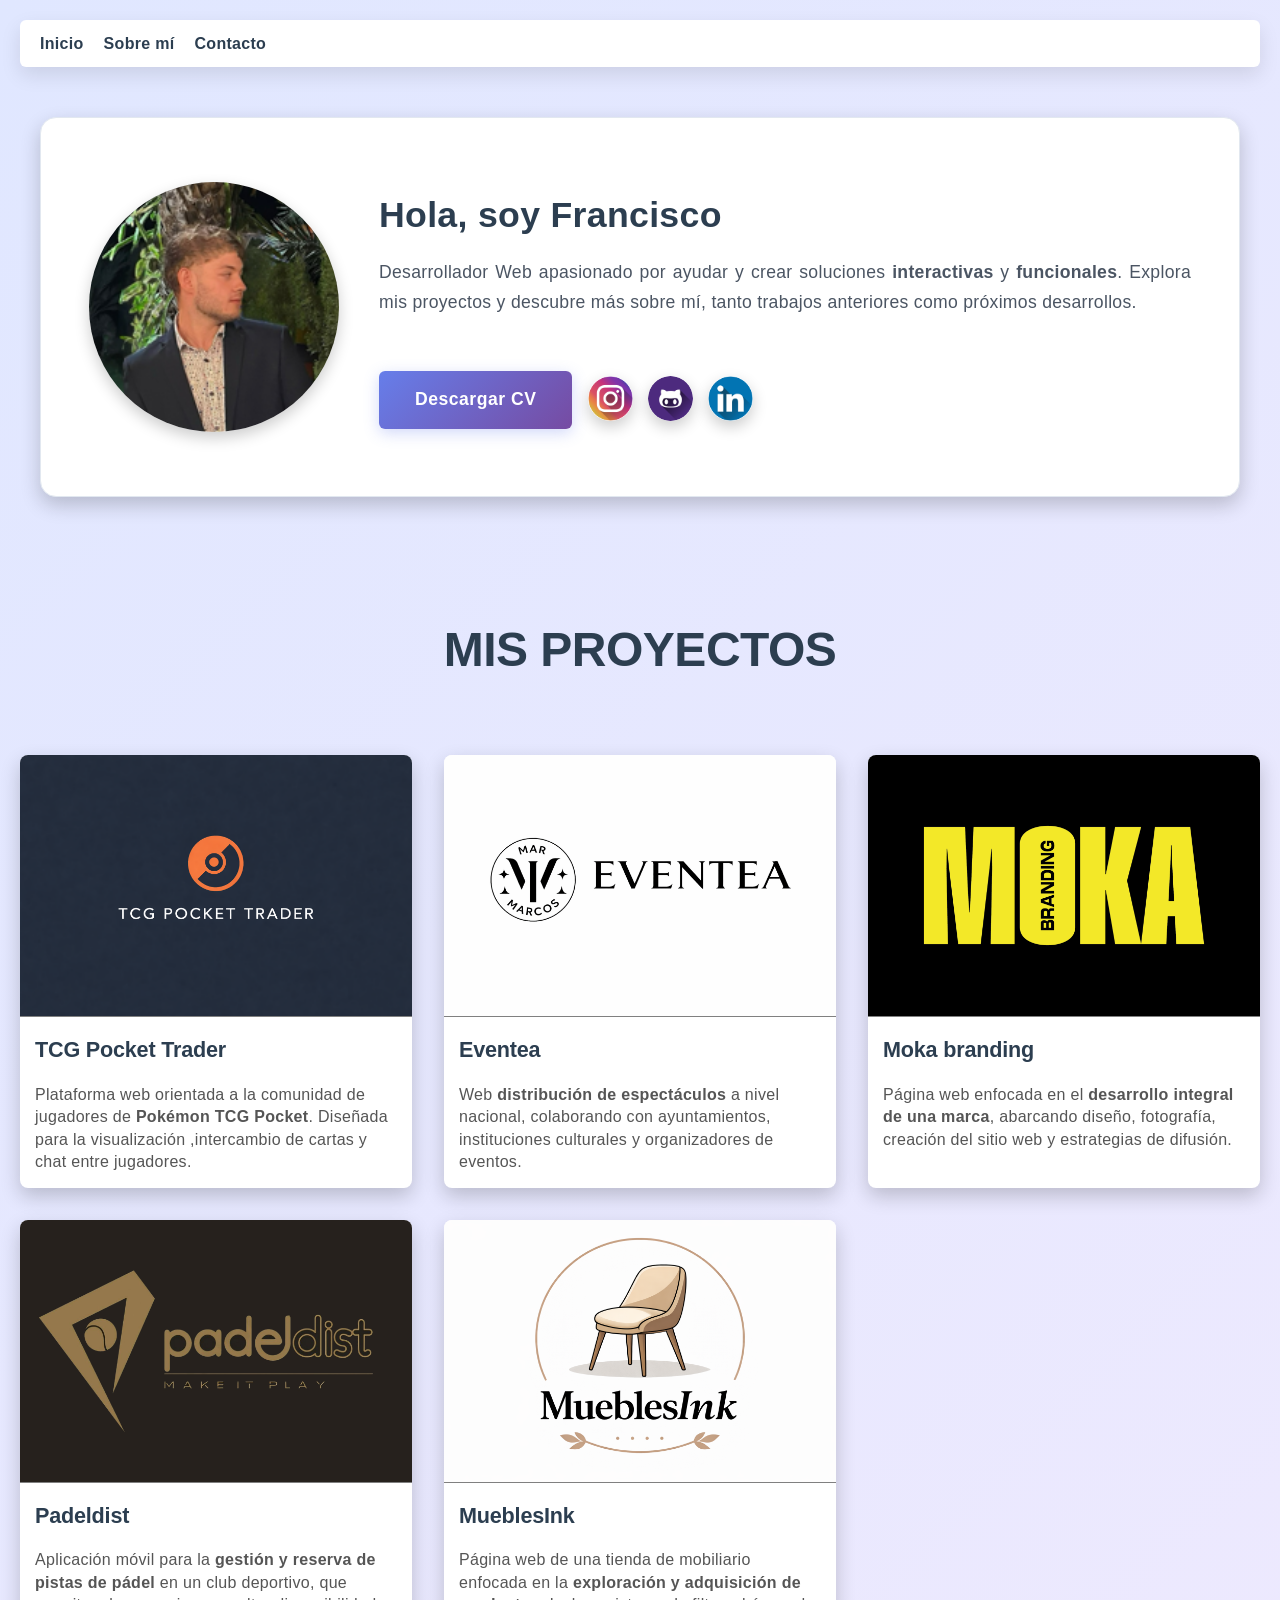
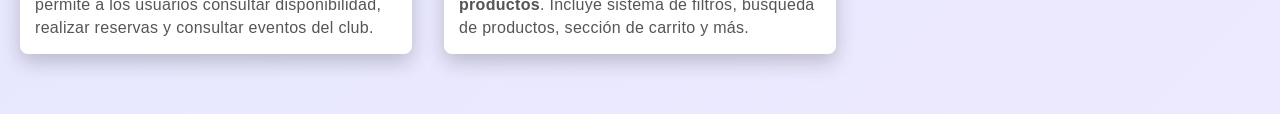
<file: index.html>
<!doctype html>
<html lang="es">
  <head>
    <meta charset="UTF-8" />
    <meta name="viewport" content="width=device-width, initial-scale=1.0" />
    <title>Inicio - Mi portfolio</title>
    <link rel="icon" href="/images/favicon.png" type="image/png" />
    <link rel="stylesheet" href="style.css" />
  </head>
  <body>

    <nav>
      <ul>
        <li><a href="index.html">Inicio</a></li>
        <li><a href="sobre-mi.html">Sobre mí</a></li>
        <li><a href="contacto.html">Contacto</a></li>
      </ul>
    </nav>

    <header id="about">
      <img src="images/foto de perfil.png" alt="Foto de Francisco" />
      <div class="about-text">
        <h1>Hola, soy Francisco</h1>
        <p>
          Desarrollador Web apasionado por ayudar y crear soluciones
          <strong>interactivas</strong> y <strong>funcionales</strong>. Explora
          mis proyectos y descubre más sobre mí, tanto trabajos anteriores como
          próximos desarrollos.
        </p>
        <div class="about-actions">

          <a class="btn visit" href="images/FranciscoCoves_CV.pdf" download>
            Descargar CV
          </a>
          <div class="social-links">
            <a
              href="https://instagram.com/fcovesgar"
              target="_blank"
              aria-label="Instagram"
              title="Instagram"
            >
              <img src="images/instagram.png" alt="Instagram" />
            </a>
            <a
              href="https://github.com/fcovesgar"
              target="_blank"
              aria-label="GitHub"
              title="GitHub"
            >
              <img src="images/github.png" alt="GitHub" />
            </a>
            <a
              href="https://linkedin.com/in/pacocovgar"
              target="_blank"
              aria-label="LinkedIn"
              title="LinkedIn"
            >
              <img src="images/linkedin.png" alt="LinkedIn" />
            </a>
          </div>
        </div>
      </div>
    </header>

    <section id="projects">
      <div class="my-proyects">
        <h2>Mis proyectos</h2>
      </div>
      <div class="projects-grid">
        <div class="project-card">
          <div class="project-image">
            <a href="proyectos/tcg-pocket-trader.html">
              <img
                src="images/tcg pocket trader/TCG Pocket Trader.png"
                alt="TCG Pocket Trader"
              />
            </a>
          </div>
          <h3>
            <a href="proyectos/tcg-pocket-trader.html">TCG Pocket Trader</a>
          </h3>
          <p>
            Plataforma web orientada a la comunidad de jugadores de
            <strong>Pokémon TCG Pocket</strong>. Diseñada para la visualización
            ,intercambio de cartas y chat entre jugadores.
          </p>
        </div>
        <div class="project-card">
          <div class="project-image">
            <a href="proyectos/eventea.html">
              <img src="images/eventea/eventea logo.png" alt="Eventea" />
            </a>
          </div>
          <h3><a href="proyectos/eventea.html">Eventea</a></h3>
          <p>
            Web
            <strong>distribución de espectáculos</strong> a nivel nacional,
            colaborando con ayuntamientos, instituciones culturales y
            organizadores de eventos.
          </p>
        </div>

        <div class="project-card">
          <div class="project-image">
            <a href="proyectos/brandingmoka.html">
              <img
                src="images/brandingmoka/branding moka logo.png"
                alt="BrandingMoka"
              />
            </a>
          </div>
          <h3><a href="proyectos/brandingmoka.html">Moka branding</a></h3>
          <p>
            Página web enfocada en el
            <strong>desarrollo integral de una marca</strong>, abarcando diseño,
            fotografía, creación del sitio web y estrategias de difusión.
          </p>
        </div>
        <div class="project-card">
          <div class="project-image">
            <a href="proyectos/padeldist.html">
              <img src="images/padeldist/padeldist logo.jpeg" alt="Padeldist" />
            </a>
          </div>
          <h3><a href="proyectos/padeldist.html">Padeldist</a></h3>
          <p>
            Aplicación móvil para la
            <strong>gestión y reserva de pistas de pádel</strong> en un club
            deportivo, que permite a los usuarios consultar disponibilidad,
            realizar reservas y consultar eventos del club.
          </p>
        </div>
        <div class="project-card">
          <div class="project-image">
            <a href="proyectos/mueblesINK.html">
              <img
                src="images/MueblesInk/mueblesink logo.png"
                alt="MueblesInk"
              />
            </a>
          </div>
          <h3>
            <a href="proyectos/mueblesINK.html">MueblesInk</a>
          </h3>
          <p>
            Página web de una tienda de mobiliario enfocada en la
            <strong>exploración y adquisición de productos</strong>. Incluye
            sistema de filtros, búsqueda de productos, sección de carrito y más.
          </p>
        </div>
      </div>
    </section>
  </body>
</html>
</file>
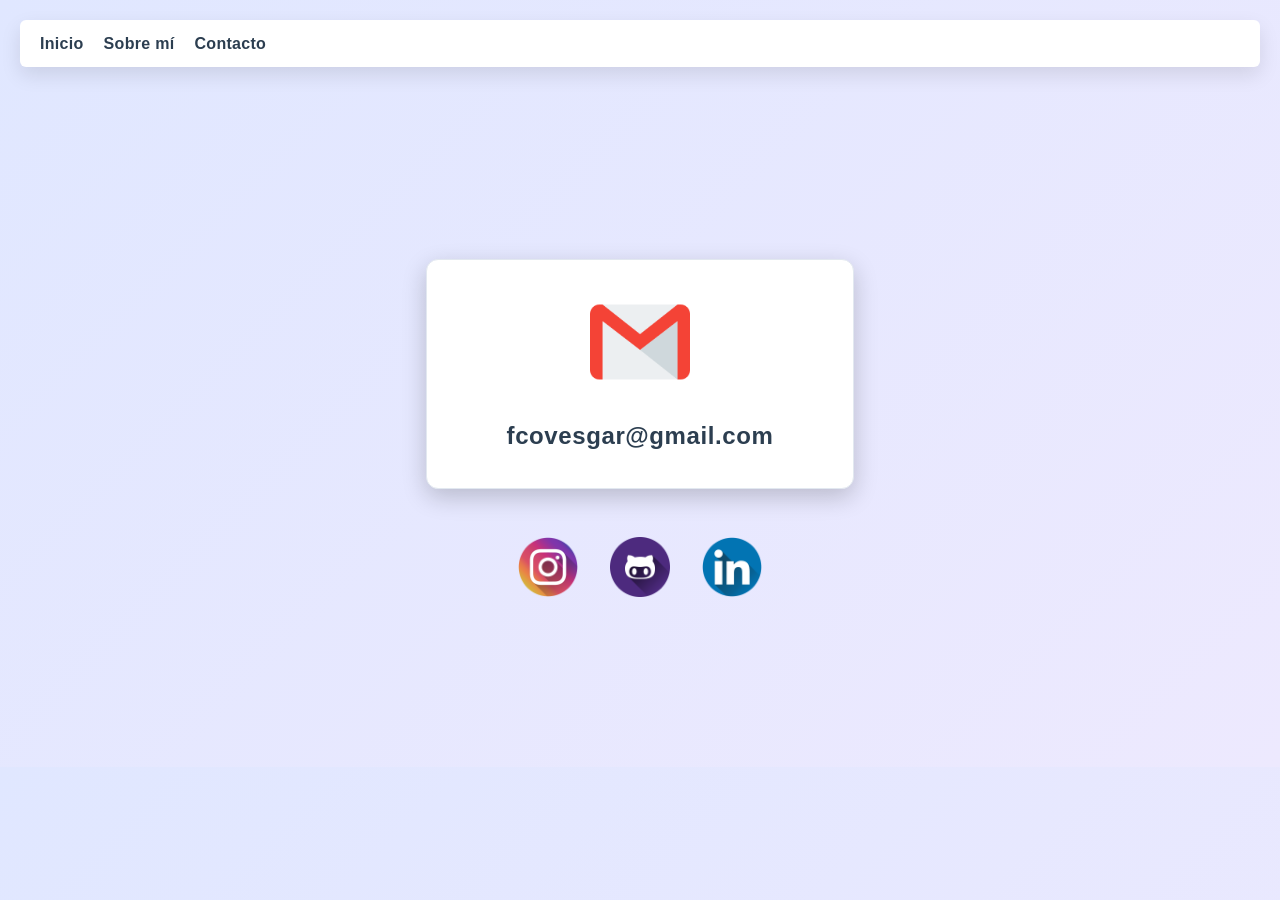
<file: contacto.html>
<!doctype html>
<html lang="es">
  <head>
    <meta charset="UTF-8" />
    <meta name="viewport" content="width=device-width, initial-scale=1.0" />
    <title>Contacto  - Mi portfolio</title>
    <link rel="icon" href="/images/favicon.png" type="image/png">
    <link rel="stylesheet" href="style.css" />
    <style>

      .intro {
        display: flex;
        align-items: center;
        gap: 3rem;
        background: #fff;
        border: 1px solid #e2e8f0;
        max-width: 900px;
        margin: 0 auto 1rem;
        border-radius: 12px;
        box-shadow: 0 8px 25px rgba(0, 0, 0, 0.2);
        padding: 3rem;
        flex-direction: column;
        text-align: center;
        padding: 2rem;
        gap: 1.5rem;
        padding: 2rem 5rem;
      }

      .intro img {
        width: 100px;
        height: 100px;
        object-fit: contain;
        transition: all 0.3s ease;
      }

      .intro img:hover {
        transform: rotate(15deg) scale(1.2);
      }

      .intro a {
        letter-spacing: 0.6px;
        font-weight: 600;
        font-size: 1.5rem;
        color: #2c3e50;
        text-decoration: none;
        transition: all 0.3s ease;
      }

      .intro a:hover {
        transform: scale(1.2);
        color: #667eea;
      }

      .social-links-contact {
        display: flex;
        justify-content: center;
        gap: 2rem;
        margin-top: 2rem;
      }

      .social-links-contact a img {
        width: 60px;
        height: 60px;
        transition: all 0.3s ease;
      }

      .social-links-contact a img:hover {
        transform: rotate(15deg) scale(1.2);
      }

      .contact-container {
        cursor: pointer;
        min-height: 70vh;
        display: flex;
        flex-direction: column;
        justify-content: center;
      }

      @media (max-width: 768px) {

        .intro {
            display: flex;
            align-items: center;
            gap: 3rem;
            background: #fff;
            border: 1px solid #e2e8f0;
            border-radius: 12px;
            box-shadow: 0 8px 25px rgba(0, 0, 0, 0.2);
            padding: 3rem;
            flex-direction: column;
            text-align: center;
            padding: 2rem;
            gap: 1.5rem;
            max-width: 20000px;
            margin: 0;
        }

        .intro img {
          width: 70px;
          height: 70px;
        }

        .social-links-contact a img {
            width: 50px;
            height: 50px;
        }

        .intro a {
          font-size: 1.1rem;
        }
      }
    </style>
  </head>

  <body>
    <nav>
      <ul>
        <li><a href="index.html">Inicio</a></li>
        <li><a href="sobre-mi.html">Sobre mí</a></li>
        <li><a href="contacto.html">Contacto</a></li>
      </ul>
    </nav>
    <div class="contact-container">
      <div class="intro" >
        <img href="mailto:fcovesgar@gmail.com" src="images/gmail.png" alt="Gmail" />
        <a href="mailto:fcovesgar@gmail.com">fcovesgar@gmail.com</a>
      </div>

      <div class="social-links-contact">
        <a title="Instagram" href="https://instagram.com/fcovesgar" target="_blank">
          <img src="images/instagram.png" alt="Instagram" />
        </a>

        <a title="GitHub" href="https://github.com/fcovesgar" target="_blank">
          <img src="images/github.png" alt="GitHub" />
        </a>

        <a title="LinkedIn" href="https://linkedin.com/in/pacocovgar" target="_blank">
          <img src="images/linkedin.png" alt="LinkedIn" />
        </a>
      </div>
    </div>
  </body>
</html>
</file>
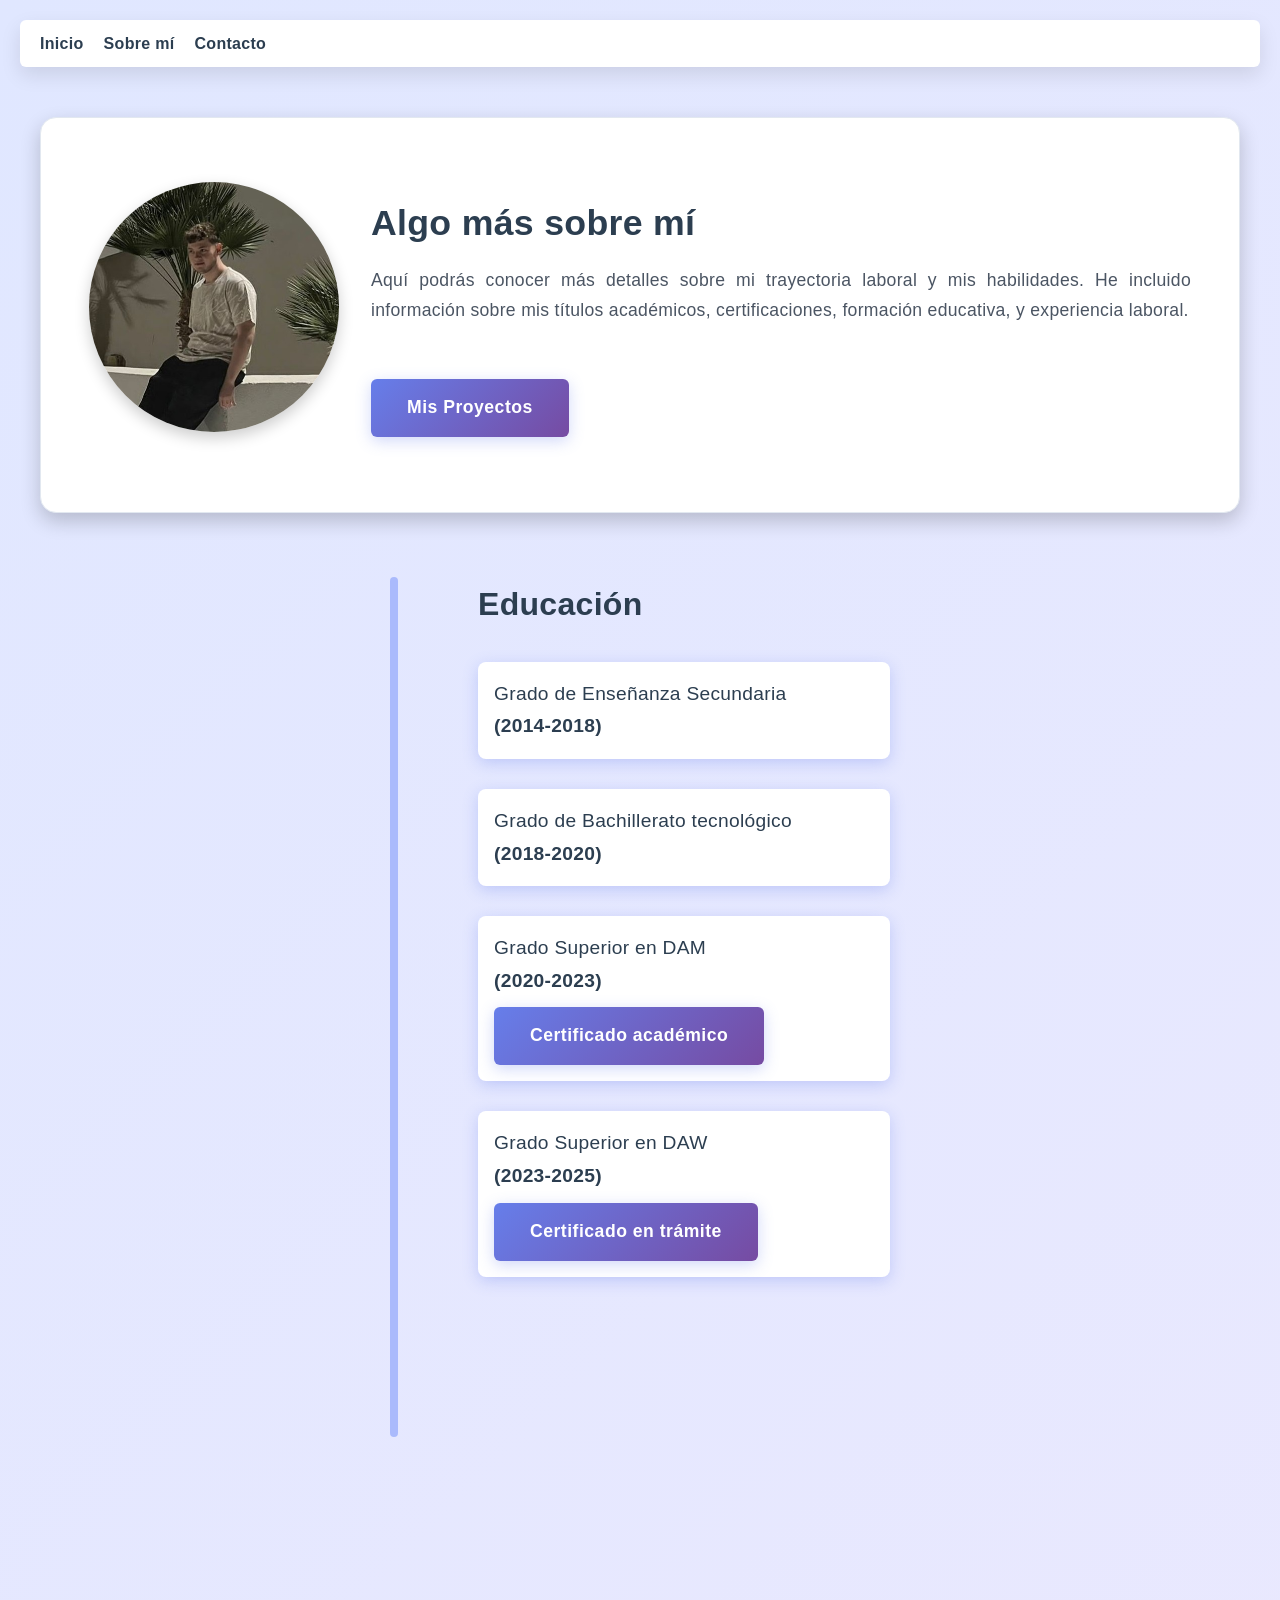
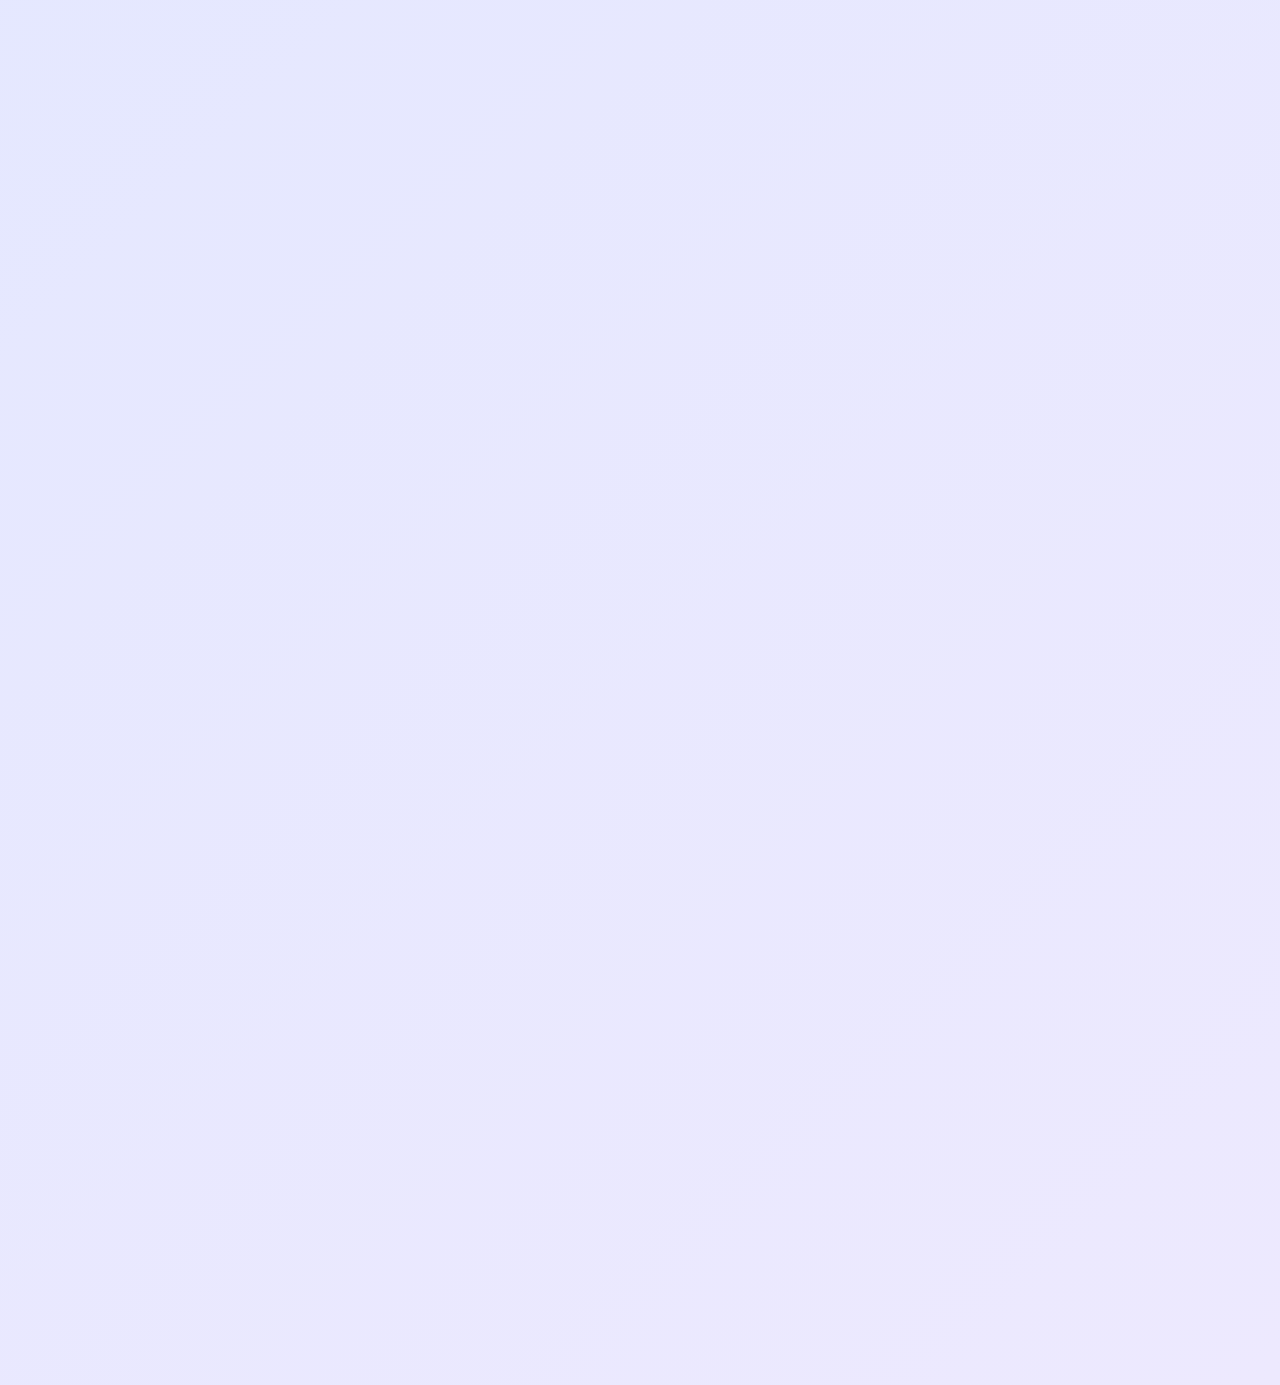
<file: sobre-mi.html>
<!doctype html>
<html lang="es">
  <head>
    <meta charset="UTF-8" />
    <meta name="viewport" content="width=device-width, initial-scale=1.0" />
    <title>Sobre mí  - Mi portfolio</title>
    <link rel="icon" href="/images/favicon.png" type="image/png">
    <link rel="stylesheet" href="style.css" />
    <style>
      #intro {
        display: flex;
        flex-direction: row;
        align-items: center;
        padding: 4rem 3rem;
        gap: 2rem;
        align-items: center;
        box-shadow: 0 8px 20px rgba(0, 0, 0, 0.2);
        background: #fff;
        border: 1px solid #e2e8f0;
        border-radius: 1rem;
        margin: 0 auto 2rem auto;
        max-width: 1200px;
      }

      #intro img {
        width: 250px;
        height: 250px;
        border-radius: 50%;
        object-fit: cover;
        flex-shrink: 0;
        margin-bottom: 1rem;
        box-shadow: 0 6px 15px rgba(0, 0, 0, 0.2);
        transition: all 0.6s ease;
        cursor: pointer;
      }

      #intro img:hover {
        transform: scale(1.1);
        box-shadow: 0 10px 25px rgba(0, 0, 0, 0.3);
      }

      #intro h1 {
        font-size: 2.23rem;
        margin-bottom: 0.75rem;
      }

      #intro p {
        font-size: 1.1rem;
        color: #4b5563;
        line-height: 1.7;
        text-align: justify;
      }

      .container {
        display: flex;
        flex-direction: row;
        max-width: 500px;
        margin: 0 auto;
        position: relative;
        padding: 2rem 0;
      }

      .progress-bar {
        position: sticky;
        top: 20px;
        width: 8px;
        background: #aabafc;
        border-radius: 4px;
        margin-right: 5rem;
        height: calc(100vh - 40px);
      }

      .progress-fill {
        width: 100%;
        background: linear-gradient(135deg, #667eea 0%, #764ba2 100%);
        height: 0%;
        border-radius: 4px;
        transition: height 0.2s ease-out;
      }

      .sections {
        flex: 1;
        display: flex;
        flex-direction: column;
      }

      .section {
        opacity: 0;
        transform: translateY(40px);
        transition: all 0.6s ease-out;
        margin-bottom: 2rem;
      }

      .section.visible {
        opacity: 1;
        transform: translateY(0);
      }

      .section img {
        max-height: 40vh;
        width: auto;
        display: block;
        margin: 0.5rem auto;
      }

      .section h2 {
        font-size: 2rem;
        margin-bottom: 0.5rem;
      }

      .section p {
        font-size: 1rem;
        line-height: 1.5;
      }

      .section-card {
        background: #fff;
        border-radius: 8px;
        padding: 1rem;
        margin-top: 30px;
        box-shadow: 0 4px 15px rgba(102, 126, 234, 0.3);
        text-align: left;
      }

      .section-card h3 {
        font-size: 1.2rem;
      }

      .experience-card h3 title {
        font-size: 1rem;
        margin-bottom: 0.5rem;
      }

      .experience-card ul {
        margin: 0;
        margin-top: 1rem;
        padding-left: 1.2rem;
        list-style: disc;
        color: #4b5563;
        text-align: left;
      }

      .experience-card ul li {
        margin-bottom: 0.3rem;
        color: #4b5563;
      }

      @media (max-width: 768px) {
        #intro {
          display: flex;
          flex-direction: column;
          align-items: center;
          padding: 1.5rem 1.5rem;
          text-align: center;
          gap: 0rem;
          box-shadow: 0 8px 20px rgba(0, 0, 0, 0.2);
          background: #fff;
          border: 1px solid #e2e8f0;
          border-radius: 1rem;
          margin: 0 auto 2rem auto;
          max-width: 1200px;
        }

        #intro img {
          width: 150px;
          height: 150px;
          border-radius: 50%;
          object-fit: cover;
          margin-bottom: 1rem;
          box-shadow: 0 6px 15px rgba(0, 0, 0, 0.2);
          transition: all 0.6s ease;
          cursor: pointer;
        }

        #intro h1 {
          font-size: 1.5rem;
          margin-bottom: 0.5rem;
        }

        #intro p {
          font-size: 1rem;
          line-height: 1.7;
          text-align: justify;
        }

        .section h2 {
          font-size: 1.3rem;
          margin-bottom: 0.5rem;
        }

        .section-card h3 {
          font-size: 1rem;
        }

        .section-card {
          text-align: center;
        }

        .progress-bar {
          margin-right: 2rem;
        }
      }
    </style>
  </head>
  <body>
    <nav>
      <ul>
        <li><a href="index.html">Inicio</a></li>
        <li><a href="sobre-mi.html">Sobre mí</a></li>
        <li><a href="contacto.html">Contacto</a></li>
      </ul>
    </nav>
    <div id="intro">
      <img src="images/sobre-mi.jpg" alt="Foto de Francisco" />
      <div>
        <h1>Algo más sobre mí</h1>
        <p>
          Aquí podrás conocer más detalles sobre mi trayectoria laboral y mis habilidades. 
          He incluido información sobre mis títulos académicos, certificaciones, formación educativa,  y experiencia
          laboral.
        </p>
        <div class="about-actions">
           <a class="btn visit" href="index.html#projects">
            Mis Proyectos
          </a>
        </div>
      </div>
    </div>

    <div class="container">
      <div class="progress-bar">
        <div class="progress-fill" id="progressFill"></div>
      </div>

      <div class="sections">
        <section class="section" id="education">
          <h2>Educación</h2>
          <div class="section-card">
            <div>
              <h3 style="font-weight: 500">Grado de Enseñanza Secundaria</h3>
              <h3>(2014-2018)</h3>
            </div>
          </div>
          <div class="section-card">
            <div>
              <h3 style="font-weight: 500">
                Grado de Bachillerato tecnológico
              </h3>
              <h3>(2018-2020)</h3>
            </div>
          </div>

          <div class="section-card">
            <div>
              <h3 style="font-weight: 500">Grado Superior en DAM</h3>
              <h3>(2020-2023)</h3>
            </div>
            <div>
              <a
                href="images/Certificado grado superior desarrollo de aplicaciones multiplataforma_page-0001.jpg"
                alt="Certificado de Grado Superior de Desarrollo de Aplicaciones Multiplataforma"
                target="_blank"
                class="btn visit"
                style="margin-top: 10px"
                download
              >
                Certificado académico
              </a>
            </div>
          </div>
          <div class="section-card">
            <div>
              <h3 style="font-weight: 500">Grado Superior en DAW</h3>
              <h3>(2023-2025)</h3>
            </div>
            <div>
              <a
                href="images/Certificado grado superior desarrollo de aplicaciones web.pdf"
                alt="Certificado de Grado Superior de desarrollo de aplicaciones web"
                target="_blank"
                class="btn visit"
                style="margin-top: 10px"
                download
              >
                Certificado en trámite
              </a>
            </div>
          </div>
        </section>
        <div class="section" id="job">
          <h2>Experiencia laboral</h2>
          <div class="section-card">
            <div class="experience-card">
              <h3 style="font-weight: 500">Verne Technology Group</h3>
              <h3 class="title">(Jun 2023 – Dic 2023)</h3>
              <ul>
                <li>Teletrabajo</li>
                <li>
                  Desarrollo, diseño y despliegue a nivel web y de aplicación
                </li>
                <li>Uso de tecnologías de Microsoft</li>
              </ul>
            </div>
          </div>
          <div class="section-card">
            <div class="experience-card">
              <h3 style="font-weight: 500">El Alma de Josana</h3>
              <h3 class="title">(Agosto 2026 – Septiembre 2026)</h3>
              <ul>
                <li>Atención al cliente en mostrador y por teléfono, gestión de pedidos y cobros</li>
                <li>
                  Servicio y preparación de pedidos, platos y comidas para clientes
                </li>
                <li>Carga y descarga de mercancía, organización y limpieza del almacén</li>
              </ul>
            </div>
          </div>
        </div>
        <div class="section" id="cert">
          <h2>Otras Certificaciones</h2>
          <div class="section-card">
            <div>
              <h3 style="font-weight: 500">Inglés B1 - Nivel intermedio</h3>
            </div>
            <div>
              <a
                href="images/B1 Inglés.jpeg"
                alt="Certificado de Inglés - B1"
                target="_blank"
                class="btn visit"
                style="margin-top: 10px"
                download
              >
                Certificado de Inglés - B1
              </a>
            </div>
          </div>
          <div class="section-card">
            <div>
              <h3 style="font-weight: 500">
                AWS Cloud Techinical Essentials - Fundamentos de la nube
              </h3>
            </div>
            <div>
              <a
                href="images/AWS CLoud Technical Essentials.pdf"
                alt="Certificado de AWS Cloud Technical Essentials"
                target="_blank"
                class="btn visit"
                style="margin-top: 10px"
                download
              >
                Certificado de AWS Cloud Technical Essentials
              </a>
            </div>
          </div>
          <div class="section-card">
            <div>
              <h3 style="font-weight: 500">
                Google Analitycs - Análisis de datos web
              </h3>
            </div>
            <div>
              <a
                href="images/Google Analitycs.pdf"
                alt="Certificado de Google Analytics - Análisis de datos web"
                target="_blank"
                class="btn visit"
                style="margin-top: 10px"
                download
              >
                Google Analitycs - Análisis de datos web
              </a>
            </div>
          </div>
          <div class="section-card">
            <div>
              <h3 style="font-weight: 500">
                Académia CEAM - Título de Mecanografía
              </h3>
            </div>
          </div>
          <div class="section-card">
            <div>
              <h3 style="font-weight: 500">
                Académia CEAM - Título de ofimática
              </h3>
            </div>
          </div>
          <div class="section-card">
            <div>
              <h3 style="font-weight: 500">B2 Junta Qualificadora Valencià</h3>
            </div>
          </div>
        </div>
      </div>
    </div>

    <script>
      const sections = document.querySelectorAll(".section");
      const progressFill = document.getElementById("progressFill");

      const observer = new IntersectionObserver(
        (entries) => {
          entries.forEach((entry) => {
            if (entry.isIntersecting) {
              entry.target.classList.add("visible");
            } else {
              entry.target.classList.remove("visible");
            }
          });
        },
        {
          root: null,
          rootMargin: "0px",
          threshold: 0.2,
        },
      );

      sections.forEach((section) => observer.observe(section));

      function updateProgress() {
        const scrollTop = window.scrollY;
        const docHeight = document.body.scrollHeight - window.innerHeight;
        const scrolled = (scrollTop / docHeight) * 100;
        progressFill.style.height = scrolled + "%";
      }

      window.addEventListener("scroll", updateProgress);
      window.addEventListener("resize", updateProgress);
      window.addEventListener("load", updateProgress);
    </script>
  </body>
</html>
</file>
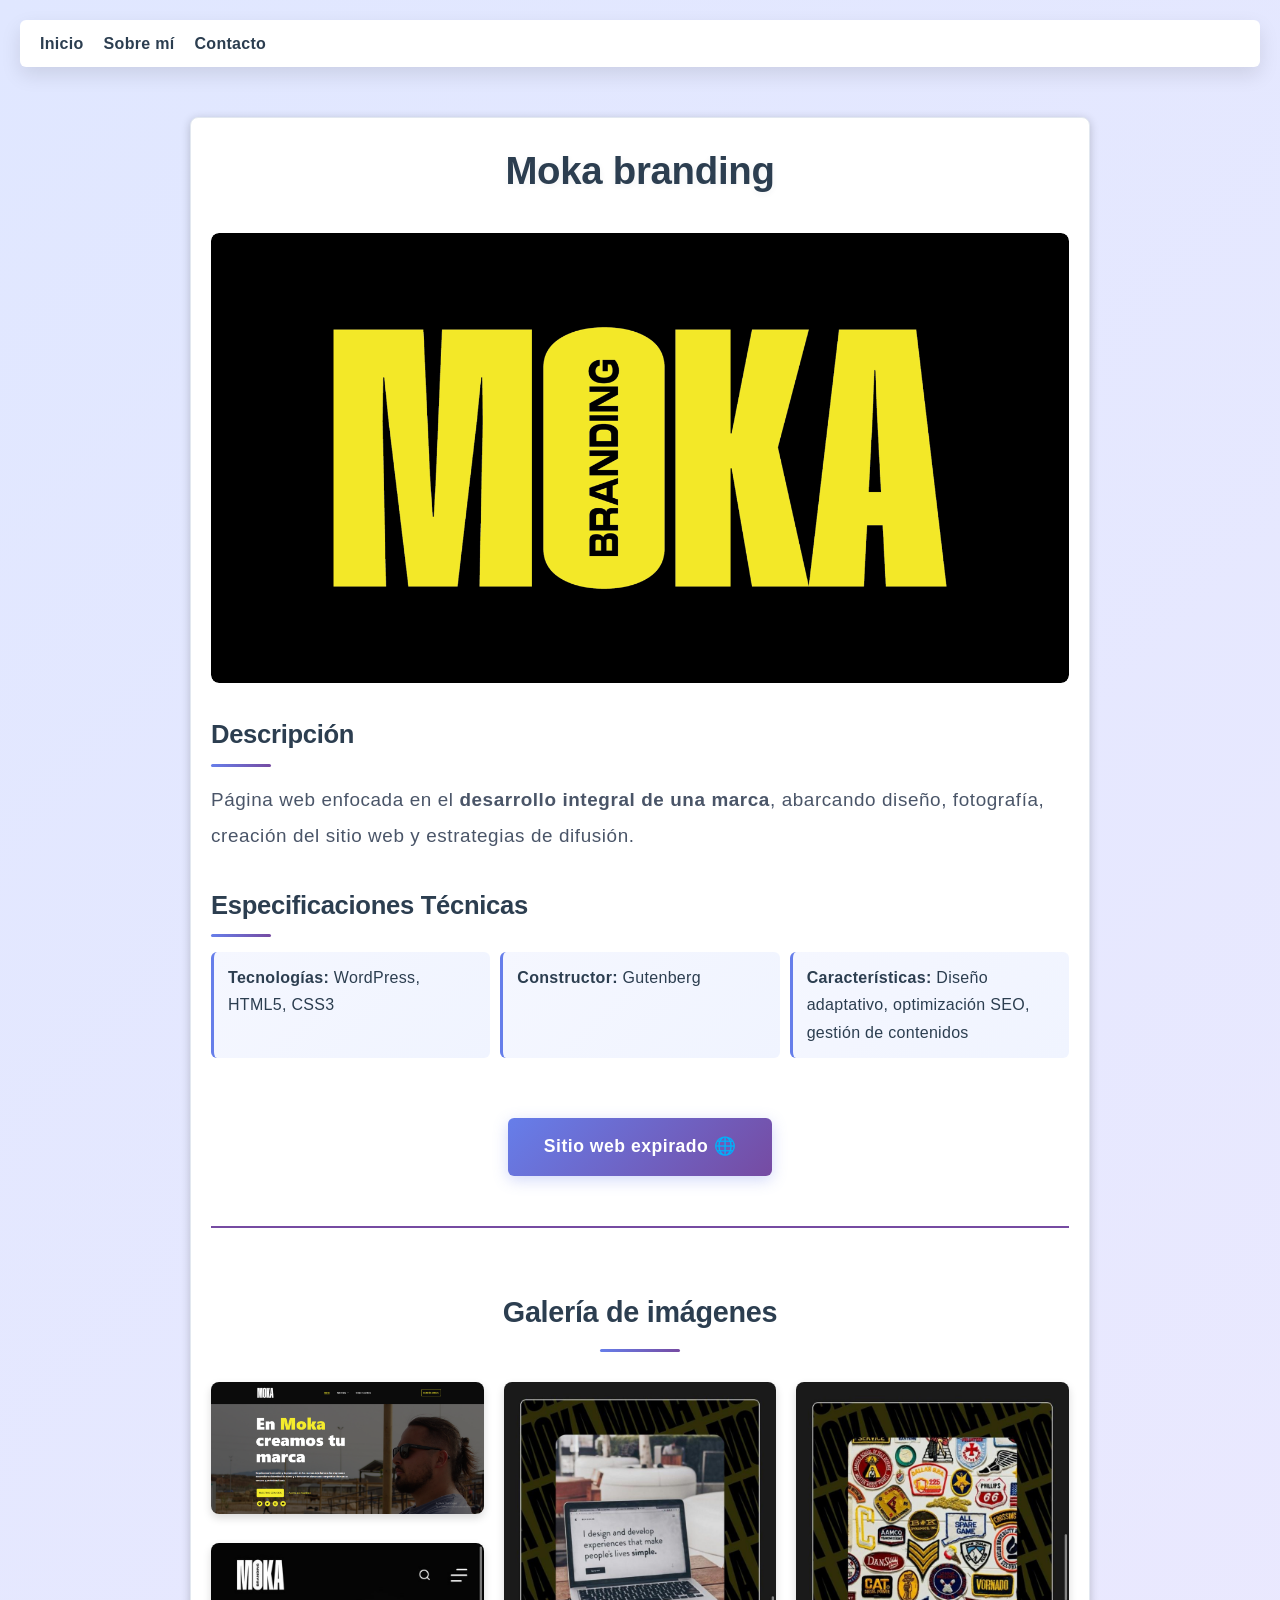
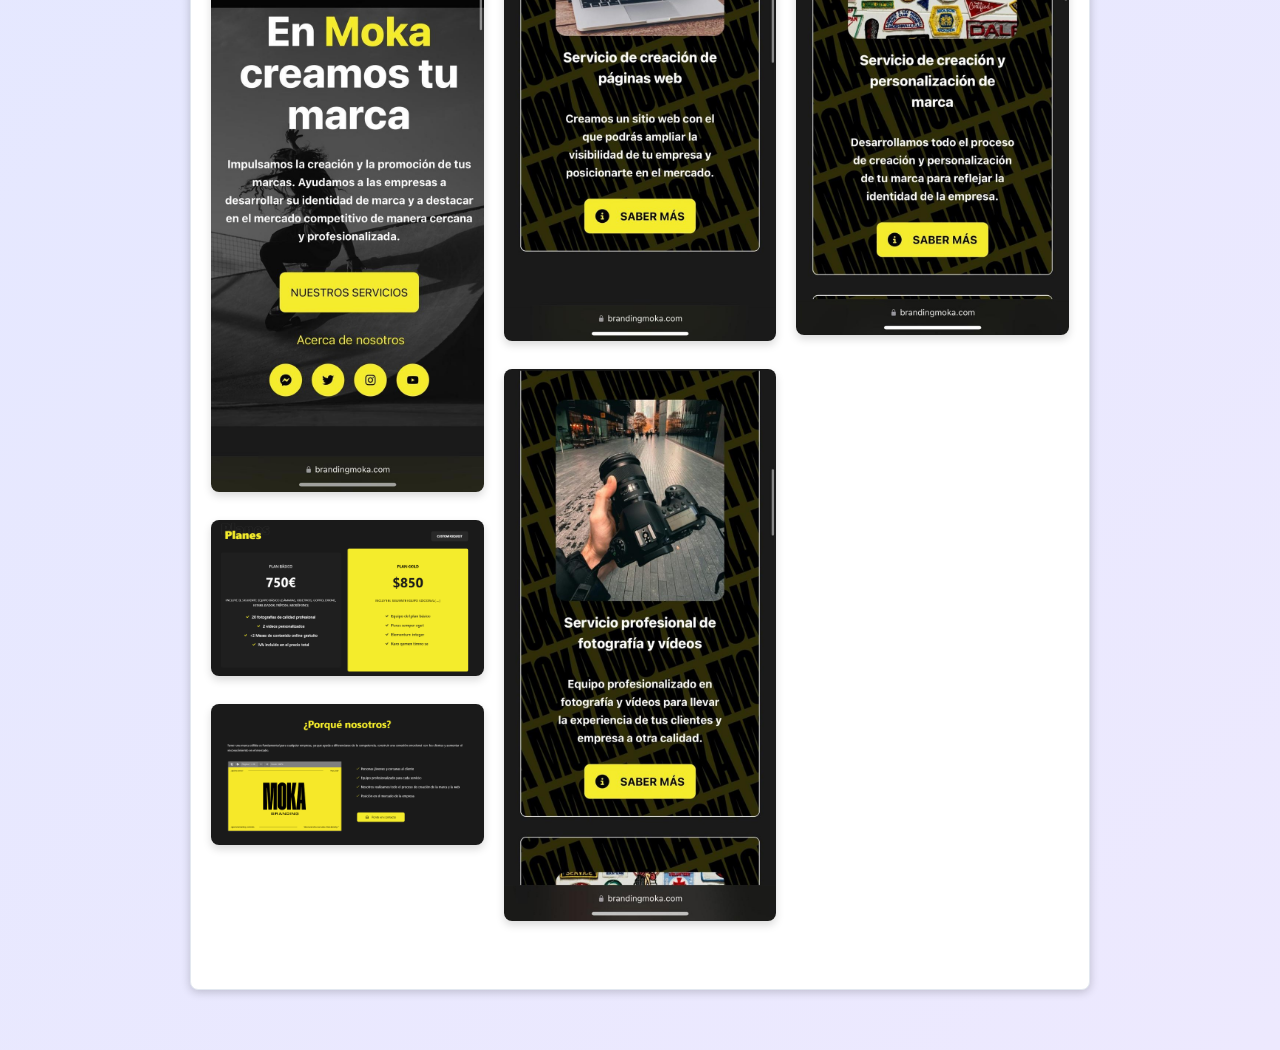
<file: proyectos/brandingmoka.html>
<!doctype html>
<html lang="es">
  <head>
    <meta charset="UTF-8" />
    <meta name="viewport" content="width=device-width, initial-scale=1.0" />
    <title>BrandingMoka - Detalle</title>
    <link rel="icon" href="/images/favicon.png" type="image/png">
    <link rel="stylesheet" href="../style.css" />
  </head>
  <body>
    <nav>
      <ul>
        <li><a href="../index.html">Inicio</a></li>
        <li><a href="../sobre-mi.html">Sobre mí</a></li>
        <li><a href="../contacto.html">Contacto</a></li>
      </ul>
    </nav>
    <main class="project-detail">
      <h1>Moka branding</h1>

      <!-- Imagen previa principal -->
      <section class="main-image">
        <img
          src="../images/brandingmoka/branding moka logo.png"
          alt="BrandingMoka - Imagen principal"
        />
      </section>

      <!-- Descripción y especificaciones -->
      <section class="description">
        <h2>Descripción</h2>
        <p>
          Página web enfocada en el
          <strong>desarrollo integral de una marca</strong>, abarcando diseño,
          fotografía, creación del sitio web y estrategias de difusión.
        </p>
      </section>

      <section class="technologies">
        <h2>Especificaciones Técnicas</h2>
        <ul>
          <li><strong>Tecnologías:</strong> WordPress, HTML5, CSS3</li>
          <li><strong>Constructor:</strong> Gutenberg</li>
          <li>
            <strong>Características:</strong> Diseño adaptativo, optimización
            SEO, gestión de contenidos
          </li>
        </ul>
      </section>

      <div class="visit-btn-container">
        <a class="btn visit" target="_blank">Sitio web expirado 🌐</a>
      </div>

      <!-- Galería moderna -->
      <section class="gallery-section">
        <h2>Galería de imágenes</h2>

        <div class="gallery-modern">
          <div class="gallery-item" data-index="0">
            <img
              src="../images/brandingmoka/Inicio.png"
              alt="Pantalla de inicio"
            />
            <span class="gallery-label">Inicio</span>
          </div>
          <div class="gallery-item" data-index="1">
            <img
              src="../images/brandingmoka/Nuestros servicios.jpeg"
              alt="nuestros servicios"
            />
            <span class="gallery-label">Nuestros servicios</span>
          </div>
          <div class="gallery-item" data-index="2">
            <img
              src="../images/brandingmoka/Planes.png"
              alt="Sección de planes"
            />
            <span class="gallery-label">Planes</span>
          </div>
          <div class="gallery-item" data-index="3">
            <img
              src="../images/brandingmoka/Porqué nosotros.png"
              alt="Sección de por qué nosotros"
            />
            <span class="gallery-label">Porqué nosotros</span>
          </div>
          <div class="gallery-item" data-index="4">
            <img
              src="../images/brandingmoka/Servicio de creación web.jpeg"
              alt="Servicio de creación web"
            />
            <span class="gallery-label">Servicio de creación web</span>
          </div>
          <div class="gallery-item" data-index="5">
            <img
              src="../images/brandingmoka/Servicio de fotografía y vídeos.jpeg"
              alt="Sección de fotografía y vídeos"
            />
            <span class="gallery-label">Fotografía y vídeos</span>
          </div>
          <div class="gallery-item" data-index="6">
            <img
              src="../images/brandingmoka/Servicio de personalización de marca.jpeg"
              alt="Servicio de personalización de marca"
            />
            <span class="gallery-label">Personalización de marca</span>
          </div>
        </div>

        <!-- Modal Lightbox -->
        <div id="lightbox" class="lightbox">
          <button class="lightbox-close">&times;</button>
          <div class="lightbox-title" id="lightbox-title"></div>
          <div class="lightbox-wrapper">
            <button class="lightbox-prev">&#10094;</button>
            <div class="lightbox-container">
              <img id="lightbox-img" alt="" />
            </div>
            <button class="lightbox-next">&#10095;</button>
          </div>
          <div class="lightbox-controls">
            <span class="lightbox-counter"
              ><span id="current-img">1</span> /
              <span id="total-img">7</span></span
            >
          </div>
        </div>
      </section>
    </main>

    <script>
      const galleryItems = document.querySelectorAll(".gallery-item");
      const lightbox = document.getElementById("lightbox");
      const lightboxImg = document.getElementById("lightbox-img");
      const lightboxClose = document.querySelector(".lightbox-close");
      const lightboxPrev = document.querySelector(".lightbox-prev");
      const lightboxNext = document.querySelector(".lightbox-next");
      const currentImgSpan = document.getElementById("current-img");
      let currentIndex = 0;
      let imagesSrc = [];

      // Obtener todas las imágenes
      galleryItems.forEach((item, index) => {
        imagesSrc.push(item.querySelector("img").src);
        item.addEventListener("click", () => {
          currentIndex = index;
          openLightbox();
        });
      });
      // actualizar contador total
      document.getElementById("total-img").textContent = imagesSrc.length;

      function openLightbox() {
        lightboxImg.src = imagesSrc[currentIndex];
        currentImgSpan.textContent = currentIndex + 1;
        // set title text
        const titleText =
          galleryItems[currentIndex].querySelector(
            ".gallery-label",
          ).textContent;
        document.getElementById("lightbox-title").textContent = titleText;
        lightbox.classList.add("active");
        document.body.style.overflow = "hidden";
      }

      function closeLightbox() {
        lightbox.classList.remove("active");
        document.body.style.overflow = "auto";
      }

      function nextImage() {
        currentIndex = (currentIndex + 1) % imagesSrc.length;
        lightboxImg.src = imagesSrc[currentIndex];
        currentImgSpan.textContent = currentIndex + 1;
        // update title
        document.getElementById("lightbox-title").textContent =
          galleryItems[currentIndex].querySelector(
            ".gallery-label",
          ).textContent;
      }

      function prevImage() {
        currentIndex = (currentIndex - 1 + imagesSrc.length) % imagesSrc.length;
        lightboxImg.src = imagesSrc[currentIndex];
        currentImgSpan.textContent = currentIndex + 1;
        // update title
        document.getElementById("lightbox-title").textContent =
          galleryItems[currentIndex].querySelector(
            ".gallery-label",
          ).textContent;
      }

      // Event listeners
      lightboxClose.addEventListener("click", closeLightbox);
      lightboxNext.addEventListener("click", nextImage);
      lightboxPrev.addEventListener("click", prevImage);
      lightbox.addEventListener("click", (e) => {
        if (e.target === lightbox) closeLightbox();
      });

      // Teclado
      document.addEventListener("keydown", (e) => {
        if (!lightbox.classList.contains("active")) return;
        if (e.key === "ArrowLeft") prevImage();
        if (e.key === "ArrowRight") nextImage();
        if (e.key === "Escape") closeLightbox();
        // zoom keyboard removed
      });
    </script>
  </body>
</html>
</file>
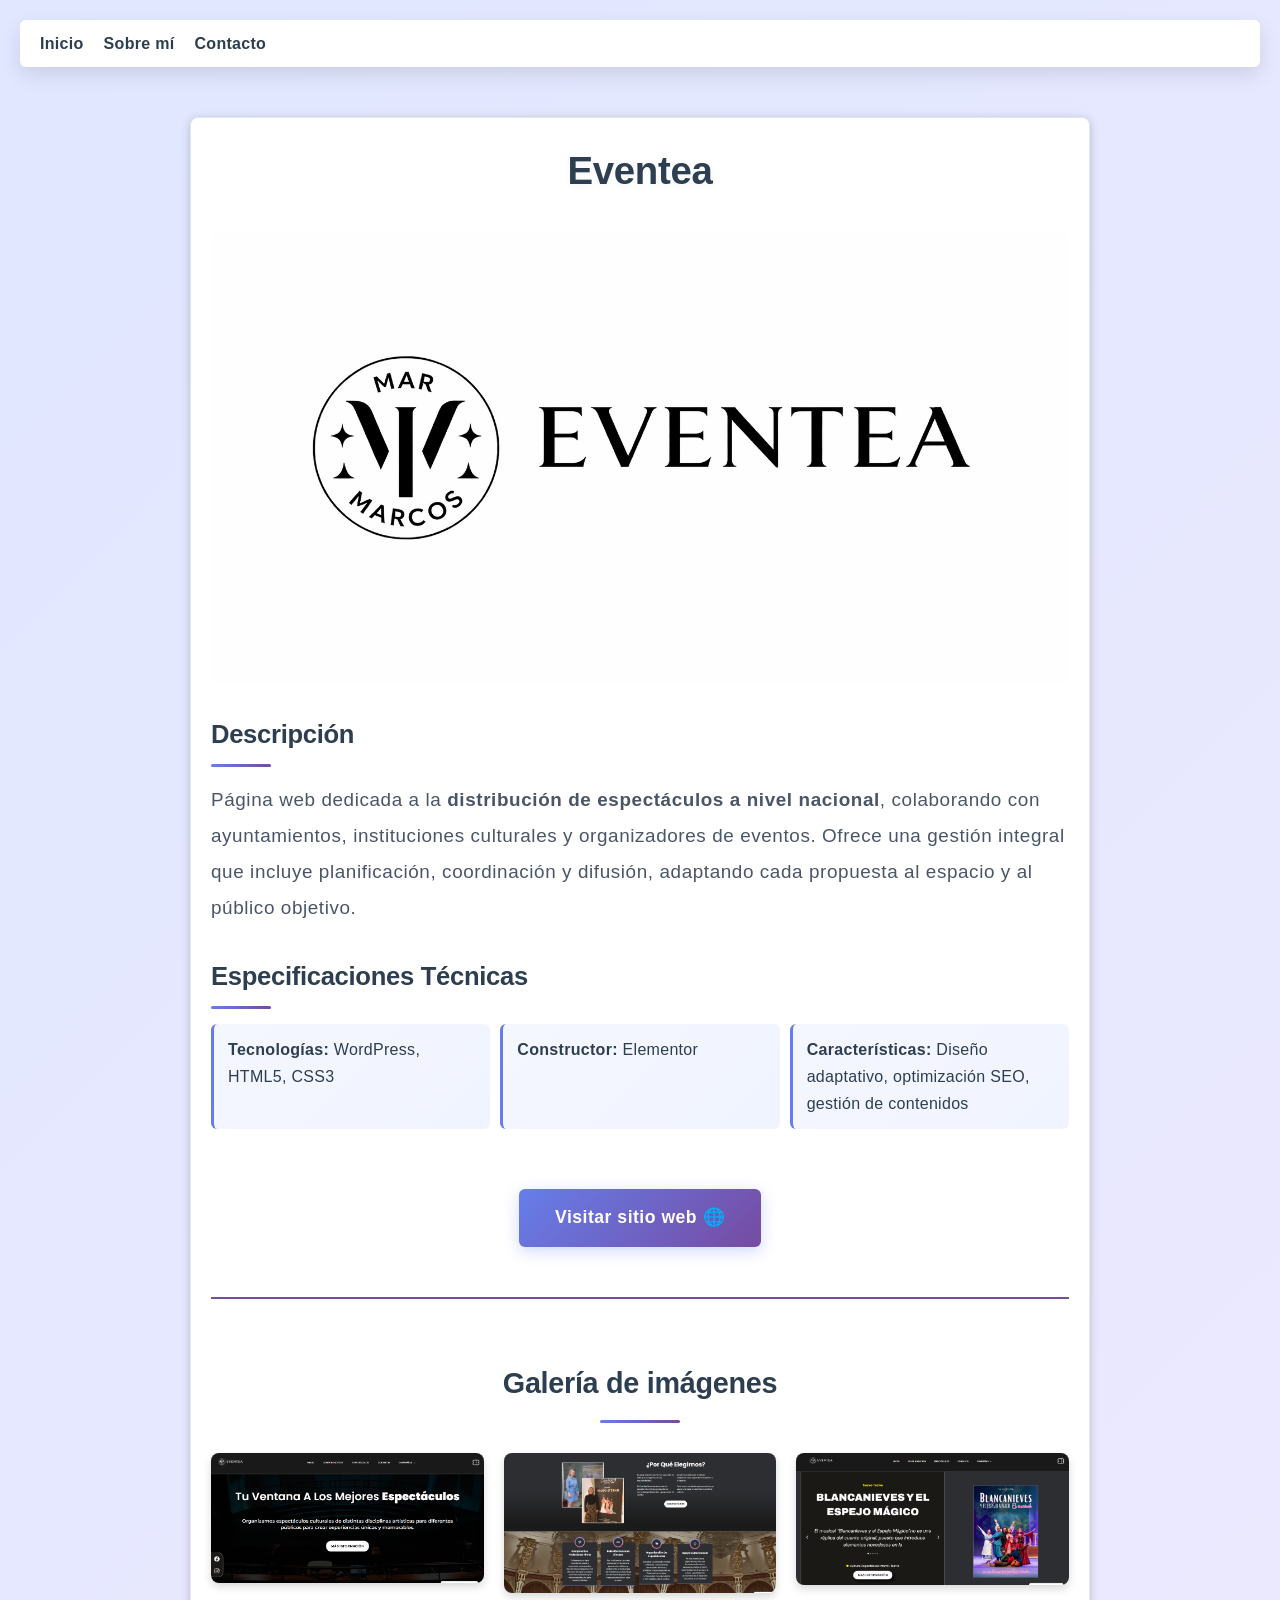
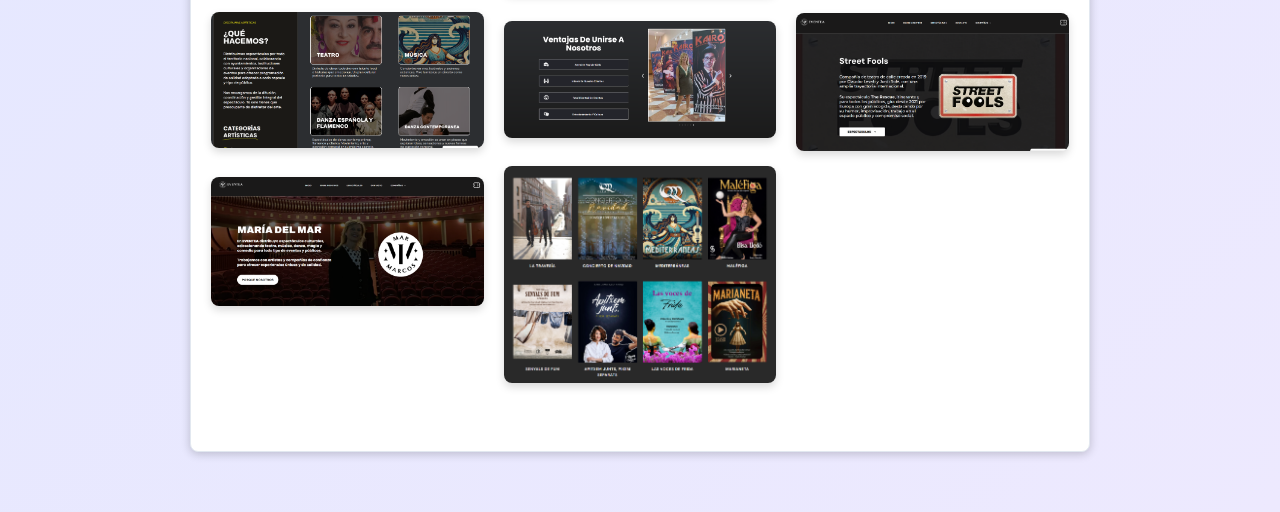
<file: proyectos/eventea.html>
<!doctype html>
<html lang="es">
  <head>
    <meta charset="UTF-8" />
    <meta name="viewport" content="width=device-width, initial-scale=1.0" />
    <title>Eventea - Detalle</title>
    <link rel="icon" href="/images/favicon.png" type="image/png">
    <link rel="stylesheet" href="../style.css" />
  </head>
  <body>
    <nav>
      <ul>
        <li><a href="../index.html">Inicio</a></li>
        <li><a href="../sobre-mi.html">Sobre mí</a></li>
        <li><a href="../contacto.html">Contacto</a></li>
      </ul>
    </nav>
    <main class="project-detail">
      <h1>Eventea</h1>

      <section class="main-image">
        <img
          src="../images/eventea/eventea detalles.png"
          alt="Eventea - Imagen principal"
        />
      </section>

      <section class="description">
        <h2>Descripción</h2>
        <p>
          Página web dedicada a la
          <strong>distribución de espectáculos a nivel nacional</strong>,
          colaborando con ayuntamientos, instituciones culturales y
          organizadores de eventos. Ofrece una gestión integral que incluye
          planificación, coordinación y difusión, adaptando cada propuesta al
          espacio y al público objetivo.
        </p>
      </section>

      <section class="technologies">
        <h2>Especificaciones Técnicas</h2>
        <ul>
          <li><strong>Tecnologías:</strong> WordPress, HTML5, CSS3</li>
          <li><strong>Constructor:</strong> Elementor</li>
          <li>
            <strong>Características:</strong> Diseño adaptativo, optimización
            SEO, gestión de contenidos
          </li>
        </ul>
      </section>

      <div class="visit-btn-container">
        <a href="https://eventea.es" class="btn visit" target="_blank"
          >Visitar sitio web 🌐</a
        >
      </div>

      <section class="gallery-section">
        <h2>Galería de imágenes</h2>

        <div class="gallery-modern">
          <div class="gallery-item" data-index="0">
            <img src="../images/eventea/Inicio.png" alt="Pantalla de inicio" />
            <span class="gallery-label">Inicio</span>
          </div>
          <div class="gallery-item" data-index="1">
            <img
              src="../images/eventea/Inicio - Qúe hacemos.png"
              alt="qué hacemos"
            />
            <span class="gallery-label">Inicio - Qúe hacemos</span>
          </div>
          <div class="gallery-item" data-index="2">
            <img
              src="../images/eventea/Sobre Nosotros.png"
              alt="Sección de sobre nosotros"
            />
            <span class="gallery-label">Sobre Nosotros</span>
          </div>
          <div class="gallery-item" data-index="3">
            <img
              src="../images/eventea/Porqué nosotros.png"
              alt="Sección de por qué nosotros"
            />
            <span class="gallery-label">Porqué nosotros</span>
          </div>
          <div class="gallery-item" data-index="4">
            <img
              src="../images/eventea/Ventajas.png"
              alt="Sección de ventajas"
            />
            <span class="gallery-label">Sección de ventajas</span>
          </div>
          <div class="gallery-item" data-index="5">
            <img
              src="../images/eventea/Espectáculos.png"
              alt="Sección de espectáculos"
            />
            <span class="gallery-label">Espectáculos</span>
          </div>
          <div class="gallery-item" data-index="6">
            <img
              src="../images/eventea/Detalles de un espectáculo.png"
              alt="Datos de un espectáculo"
            />
            <span class="gallery-label">Detalles de un espectáculo</span>
          </div>
          <div class="gallery-item" data-index="7">
            <img
              src="../images/eventea/Detalles de compañía.png"
              alt="Sección de detalles de compañía"
            />
            <span class="gallery-label">Detalles de compañía</span>
          </div>
        </div>

        <div id="lightbox" class="lightbox">
          <button class="lightbox-close">&times;</button>
          <div class="lightbox-title" id="lightbox-title"></div>
          <div class="lightbox-wrapper">
            <button class="lightbox-prev">&#10094;</button>
            <div class="lightbox-container">
              <img id="lightbox-img" alt="" />
            </div>
            <button class="lightbox-next">&#10095;</button>
          </div>
          <div class="lightbox-controls">
            <span class="lightbox-counter"
              ><span id="current-img">1</span> /
              <span id="total-img">8</span></span
            >
          </div>
        </div>
      </section>
    </main>

    <script>
      const galleryItems = document.querySelectorAll(".gallery-item");
      const lightbox = document.getElementById("lightbox");
      const lightboxImg = document.getElementById("lightbox-img");
      const lightboxClose = document.querySelector(".lightbox-close");
      const lightboxPrev = document.querySelector(".lightbox-prev");
      const lightboxNext = document.querySelector(".lightbox-next");
      const currentImgSpan = document.getElementById("current-img");
      let currentIndex = 0;
      let imagesSrc = [];

      galleryItems.forEach((item, index) => {
        imagesSrc.push(item.querySelector("img").src);
        item.addEventListener("click", () => {
          currentIndex = index;
          openLightbox();
        });
      });
      document.getElementById("total-img").textContent = imagesSrc.length;

      function openLightbox() {
        lightboxImg.src = imagesSrc[currentIndex];
        currentImgSpan.textContent = currentIndex + 1;
        const titleText =
          galleryItems[currentIndex].querySelector(
            ".gallery-label",
          ).textContent;
        document.getElementById("lightbox-title").textContent = titleText;
        lightbox.classList.add("active");
        document.body.style.overflow = "hidden";
      }

      function closeLightbox() {
        lightbox.classList.remove("active");
        document.body.style.overflow = "auto";
      }

      function nextImage() {
        currentIndex = (currentIndex + 1) % imagesSrc.length;
        lightboxImg.src = imagesSrc[currentIndex];
        currentImgSpan.textContent = currentIndex + 1;
        document.getElementById("lightbox-title").textContent =
          galleryItems[currentIndex].querySelector(
            ".gallery-label",
          ).textContent;
      }

      function prevImage() {
        currentIndex = (currentIndex - 1 + imagesSrc.length) % imagesSrc.length;
        lightboxImg.src = imagesSrc[currentIndex];
        currentImgSpan.textContent = currentIndex + 1;
        document.getElementById("lightbox-title").textContent =
          galleryItems[currentIndex].querySelector(
            ".gallery-label",
          ).textContent;
      }

      lightboxClose.addEventListener("click", closeLightbox);
      lightboxNext.addEventListener("click", nextImage);
      lightboxPrev.addEventListener("click", prevImage);
      lightbox.addEventListener("click", (e) => {
        if (e.target === lightbox) closeLightbox();
      });

      document.addEventListener("keydown", (e) => {
        if (!lightbox.classList.contains("active")) return;
        if (e.key === "ArrowLeft") prevImage();
        if (e.key === "ArrowRight") nextImage();
        if (e.key === "Escape") closeLightbox();
      });
    </script>
  </body>
</html>
</file>
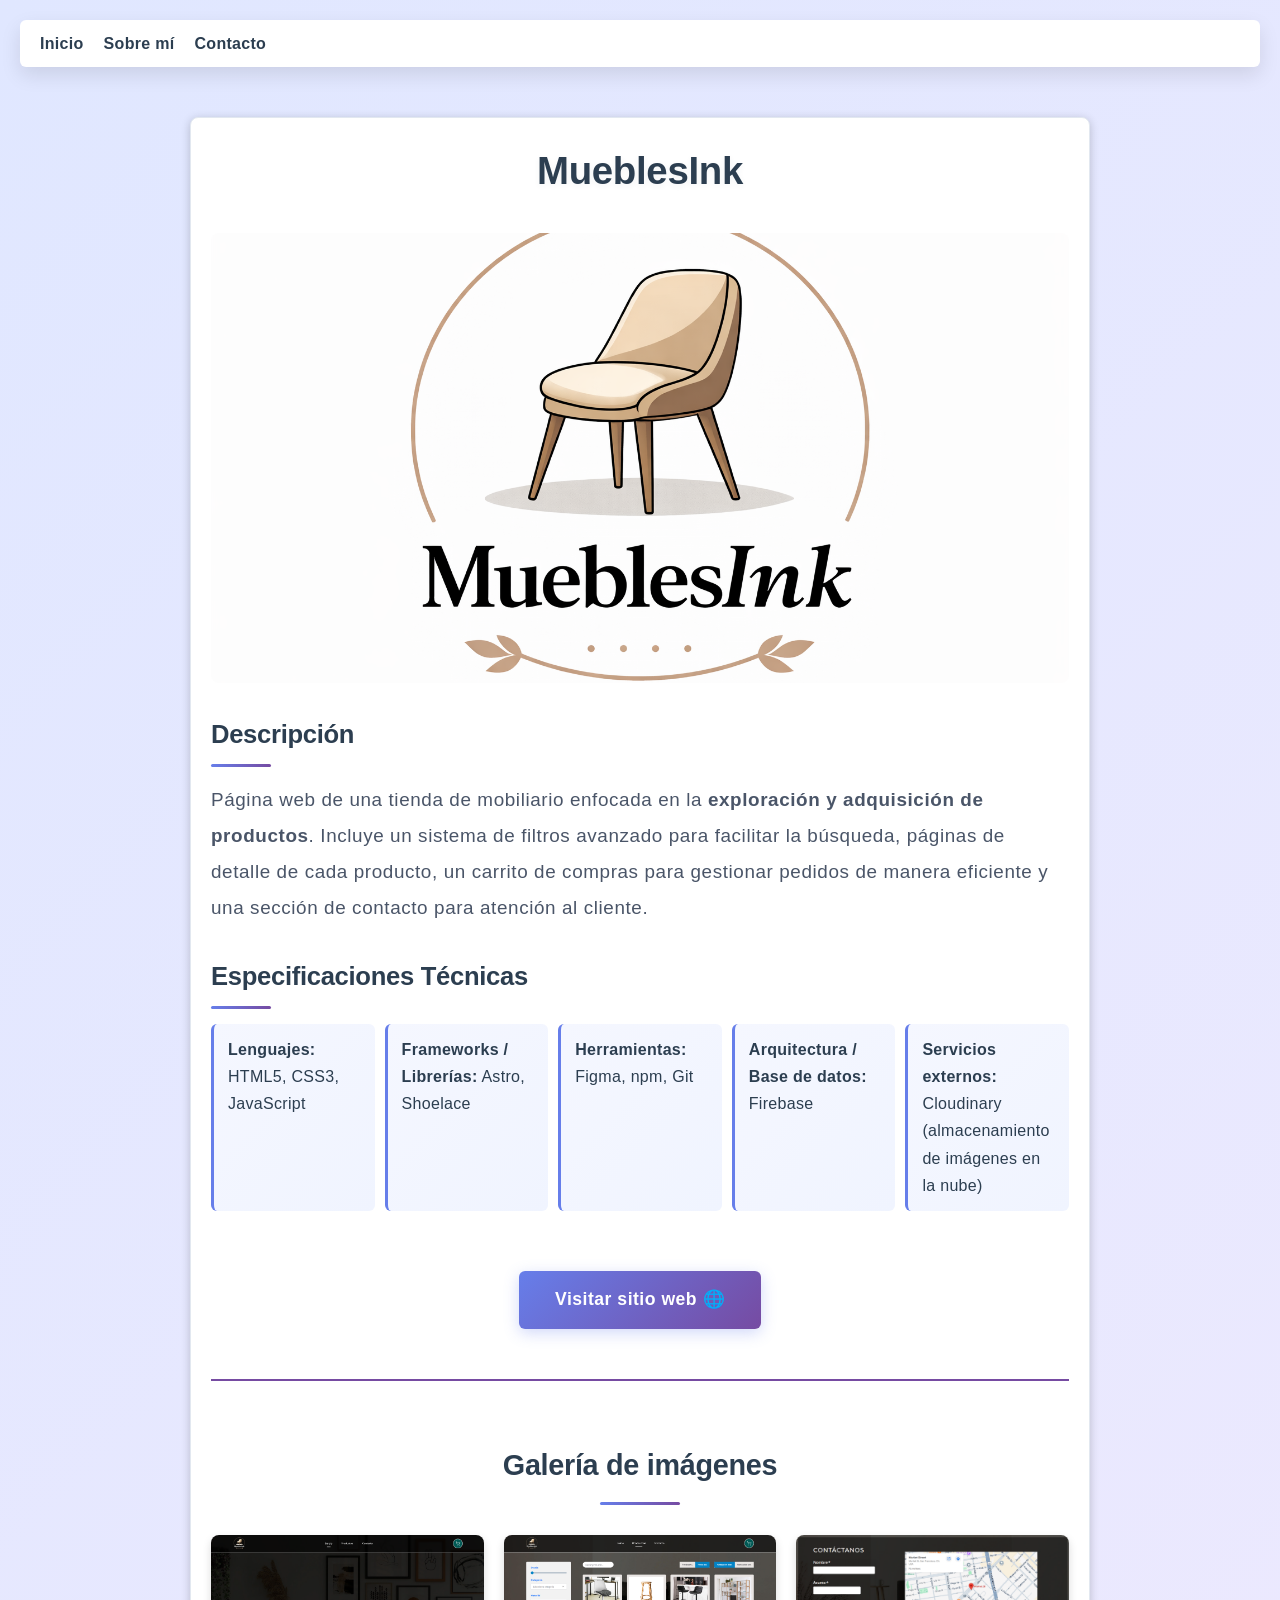
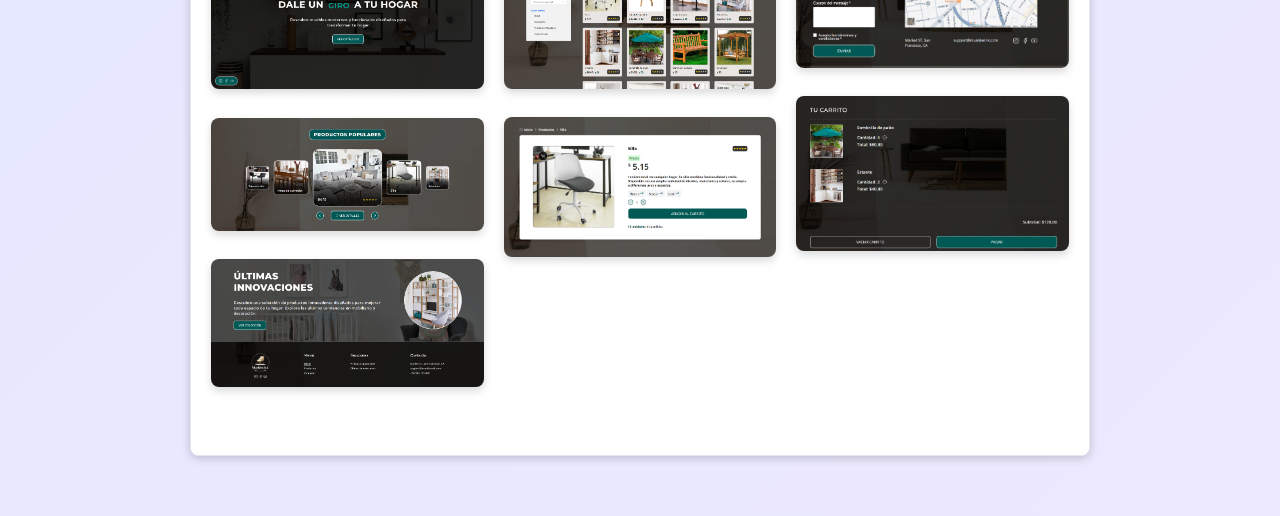
<file: proyectos/mueblesINK.html>
<!doctype html>
<html lang="es">
  <head>
    <meta charset="UTF-8" />
    <meta name="viewport" content="width=device-width, initial-scale=1.0" />
    <title>MueblesInk - Detalle</title>
    <link rel="icon" href="/images/favicon.png" type="image/png" />
    <link rel="stylesheet" href="../style.css" />
  </head>
  <body>
    <nav>
      <ul>
        <li><a href="../index.html">Inicio</a></li>
        <li><a href="../sobre-mi.html">Sobre mí</a></li>
        <li><a href="../contacto.html">Contacto</a></li>
      </ul>
    </nav>
    <main class="project-detail">
      <h1>MueblesInk</h1>

      <section class="main-image">
        <img
          src="../images/MueblesInk/mueblesink logo.png"
          alt="MueblesInk - Imagen principal"
        />
      </section>

      <section class="description">
        <h2>Descripción</h2>
        <p>
          Página web de una tienda de mobiliario enfocada en la
          <strong>exploración y adquisición de productos</strong>. Incluye un
          sistema de filtros avanzado para facilitar la búsqueda, páginas de
          detalle de cada producto, un carrito de compras para gestionar pedidos
          de manera eficiente y una sección de contacto para atención al
          cliente.
        </p>
      </section>

      <section class="technologies">
        <h2>Especificaciones Técnicas</h2>
        <ul>
          <li><strong>Lenguajes:</strong> HTML5, CSS3, JavaScript</li>
          <li><strong>Frameworks / Librerías:</strong> Astro, Shoelace</li>
          <li><strong>Herramientas:</strong> Figma, npm, Git</li>
          <li><strong>Arquitectura / Base de datos:</strong> Firebase</li>
          <li>
            <strong>Servicios externos:</strong> Cloudinary (almacenamiento de
            imágenes en la nube)
          </li>
        </ul>
      </section>

      <div class="visit-btn-container">
        <a href="https://mueblesink-e5e94.web.app/" class="btn visit" target="_blank"
          >Visitar sitio web 🌐</a
        >
      </div>

      <section class="gallery-section">
        <h2>Galería de imágenes</h2>

        <div class="gallery-modern">
          <div class="gallery-item" data-index="0">
            <img src="../images/MueblesInk/hero.png" 
            alt="Pantalla de inicio" />
            <span class="gallery-label">Inicio</span>
          </div>
          <div class="gallery-item" data-index="1">
            <img
              src="../images/MueblesInk/productos populares.png"
              alt="productos populares"
            />
            <span class="gallery-label">Productos populares</span>
          </div>
          <div class="gallery-item" data-index="2">
            <img
              src="../images/MueblesInk/innovaciones.png"
              alt="Sección de últimas innovaciones"
            />
            <span class="gallery-label">Últimas innovaciones</span>
          </div>
          <div class="gallery-item" data-index="3">
            <img
              src="../images/MueblesInk/productos.png"
              alt="Sección de productos"
            />
            <span class="gallery-label">Sección de productos</span>
          </div>
          <div class="gallery-item" data-index="4">
            <img
              src="../images/MueblesInk/detalles de producto.png"
              alt="Detalles de producto"
            />
            <span class="gallery-label">Detalles de producto</span>
          </div>
          <div class="gallery-item" data-index="5">
            <img
              src="../images/MueblesInk/contacto.png"
              alt="Sección de contacto"
            />
            <span class="gallery-label">Sección de contacto</span>
          </div>
          <div class="gallery-item" data-index="6">
            <img
              src="../images/MueblesInk/mi carrito.png"
              alt="Mi carrito"
            />
            <span class="gallery-label">Mi carrito</span>
          </div>
        </div>

        <div id="lightbox" class="lightbox">
          <button class="lightbox-close">&times;</button>
          <div class="lightbox-title" id="lightbox-title"></div>
          <div class="lightbox-wrapper">
            <button class="lightbox-prev">&#10094;</button>
            <div class="lightbox-container">
              <img id="lightbox-img" alt="" />
            </div>
            <button class="lightbox-next">&#10095;</button>
          </div>
          <div class="lightbox-controls">
            <span class="lightbox-counter"
              ><span id="current-img">1</span> /
              <span id="total-img">8</span></span
            >
          </div>
        </div>
      </section>
    </main>

    <script>
      const galleryItems = document.querySelectorAll(".gallery-item");
      const lightbox = document.getElementById("lightbox");
      const lightboxImg = document.getElementById("lightbox-img");
      const lightboxClose = document.querySelector(".lightbox-close");
      const lightboxPrev = document.querySelector(".lightbox-prev");
      const lightboxNext = document.querySelector(".lightbox-next");
      const currentImgSpan = document.getElementById("current-img");
      let currentIndex = 0;
      let imagesSrc = [];

      galleryItems.forEach((item, index) => {
        imagesSrc.push(item.querySelector("img").src);
        item.addEventListener("click", () => {
          currentIndex = index;
          openLightbox();
        });
      });
      document.getElementById("total-img").textContent = imagesSrc.length;

      function openLightbox() {
        lightboxImg.src = imagesSrc[currentIndex];
        currentImgSpan.textContent = currentIndex + 1;
        const titleText =
          galleryItems[currentIndex].querySelector(
            ".gallery-label",
          ).textContent;
        document.getElementById("lightbox-title").textContent = titleText;
        lightbox.classList.add("active");
        document.body.style.overflow = "hidden";
      }

      function closeLightbox() {
        lightbox.classList.remove("active");
        document.body.style.overflow = "auto";
      }

      function nextImage() {
        currentIndex = (currentIndex + 1) % imagesSrc.length;
        lightboxImg.src = imagesSrc[currentIndex];
        currentImgSpan.textContent = currentIndex + 1;
        document.getElementById("lightbox-title").textContent =
          galleryItems[currentIndex].querySelector(
            ".gallery-label",
          ).textContent;
      }

      function prevImage() {
        currentIndex = (currentIndex - 1 + imagesSrc.length) % imagesSrc.length;
        lightboxImg.src = imagesSrc[currentIndex];
        currentImgSpan.textContent = currentIndex + 1;
        document.getElementById("lightbox-title").textContent =
          galleryItems[currentIndex].querySelector(
            ".gallery-label",
          ).textContent;
      }

      lightboxClose.addEventListener("click", closeLightbox);
      lightboxNext.addEventListener("click", nextImage);
      lightboxPrev.addEventListener("click", prevImage);
      lightbox.addEventListener("click", (e) => {
        if (e.target === lightbox) closeLightbox();
      });

      document.addEventListener("keydown", (e) => {
        if (!lightbox.classList.contains("active")) return;
        if (e.key === "ArrowLeft") prevImage();
        if (e.key === "ArrowRight") nextImage();
        if (e.key === "Escape") closeLightbox();
      });
    </script>
  </body>
</html>
</file>
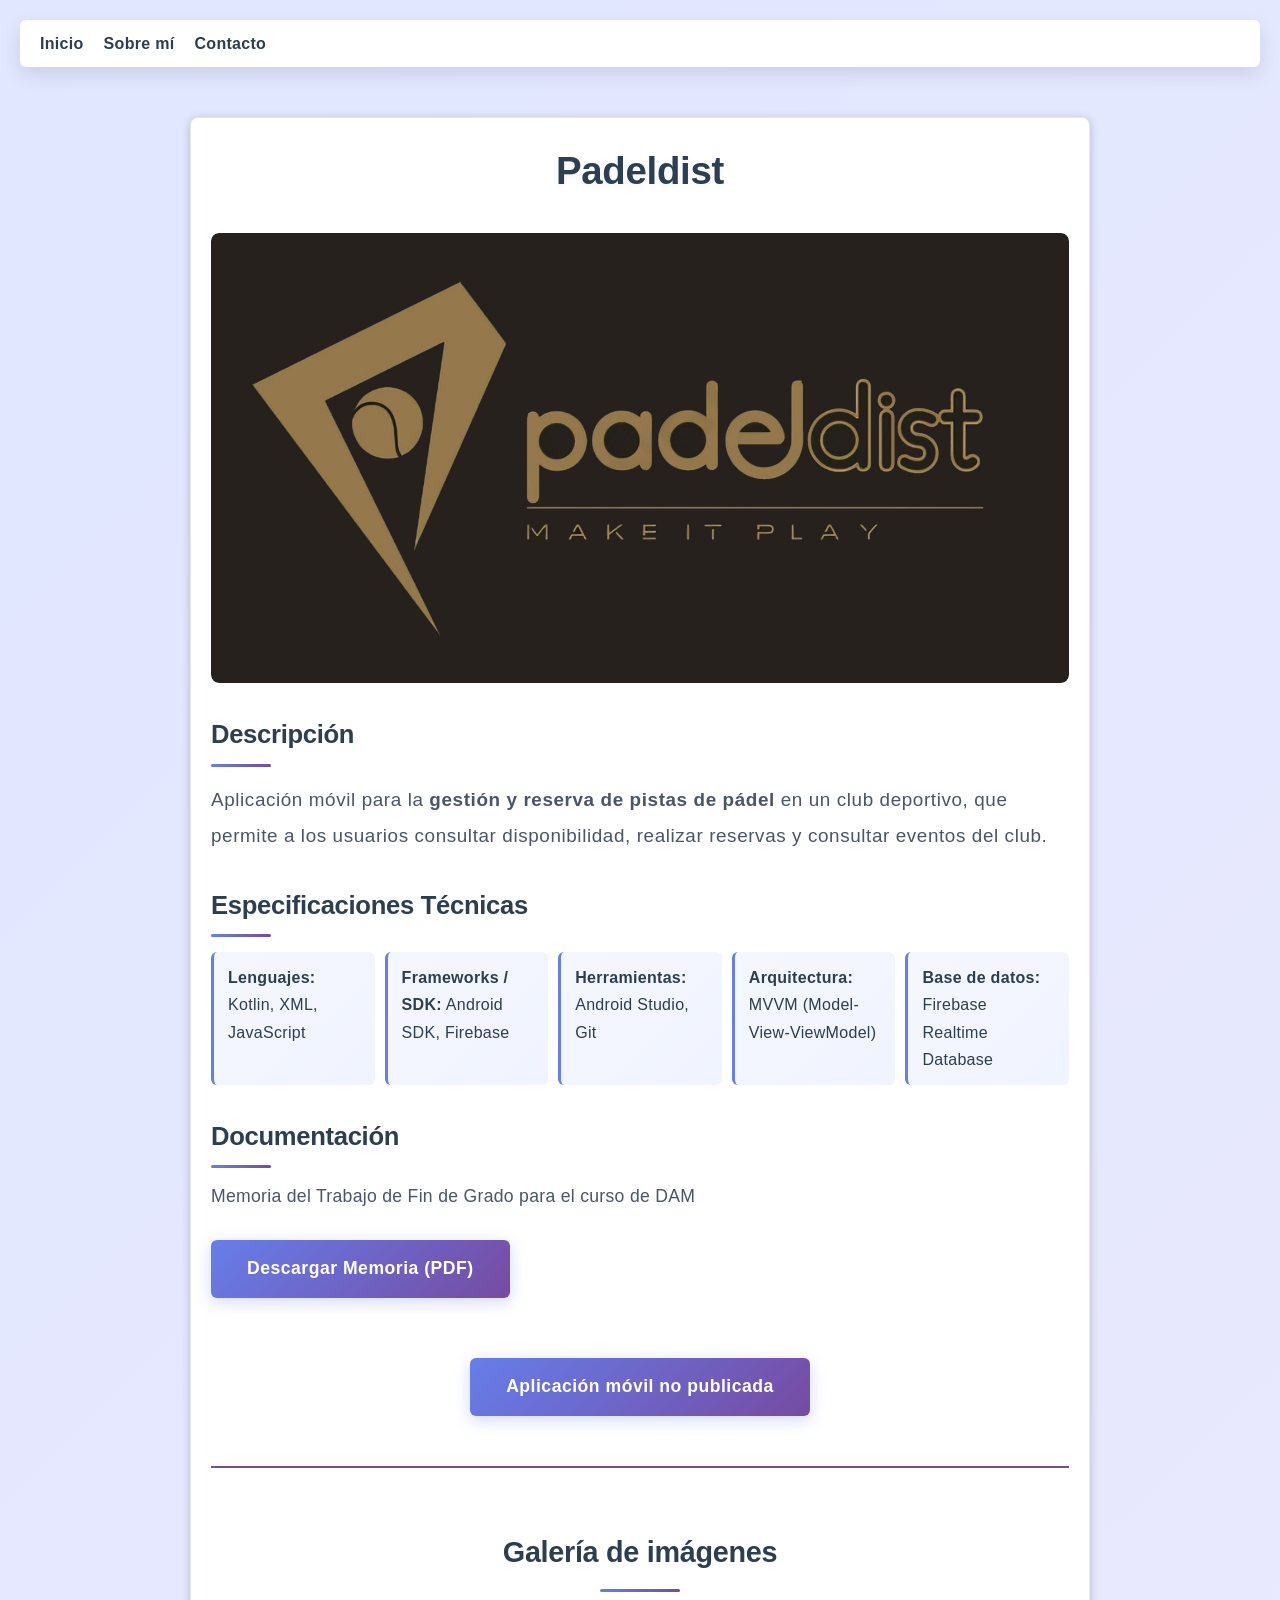
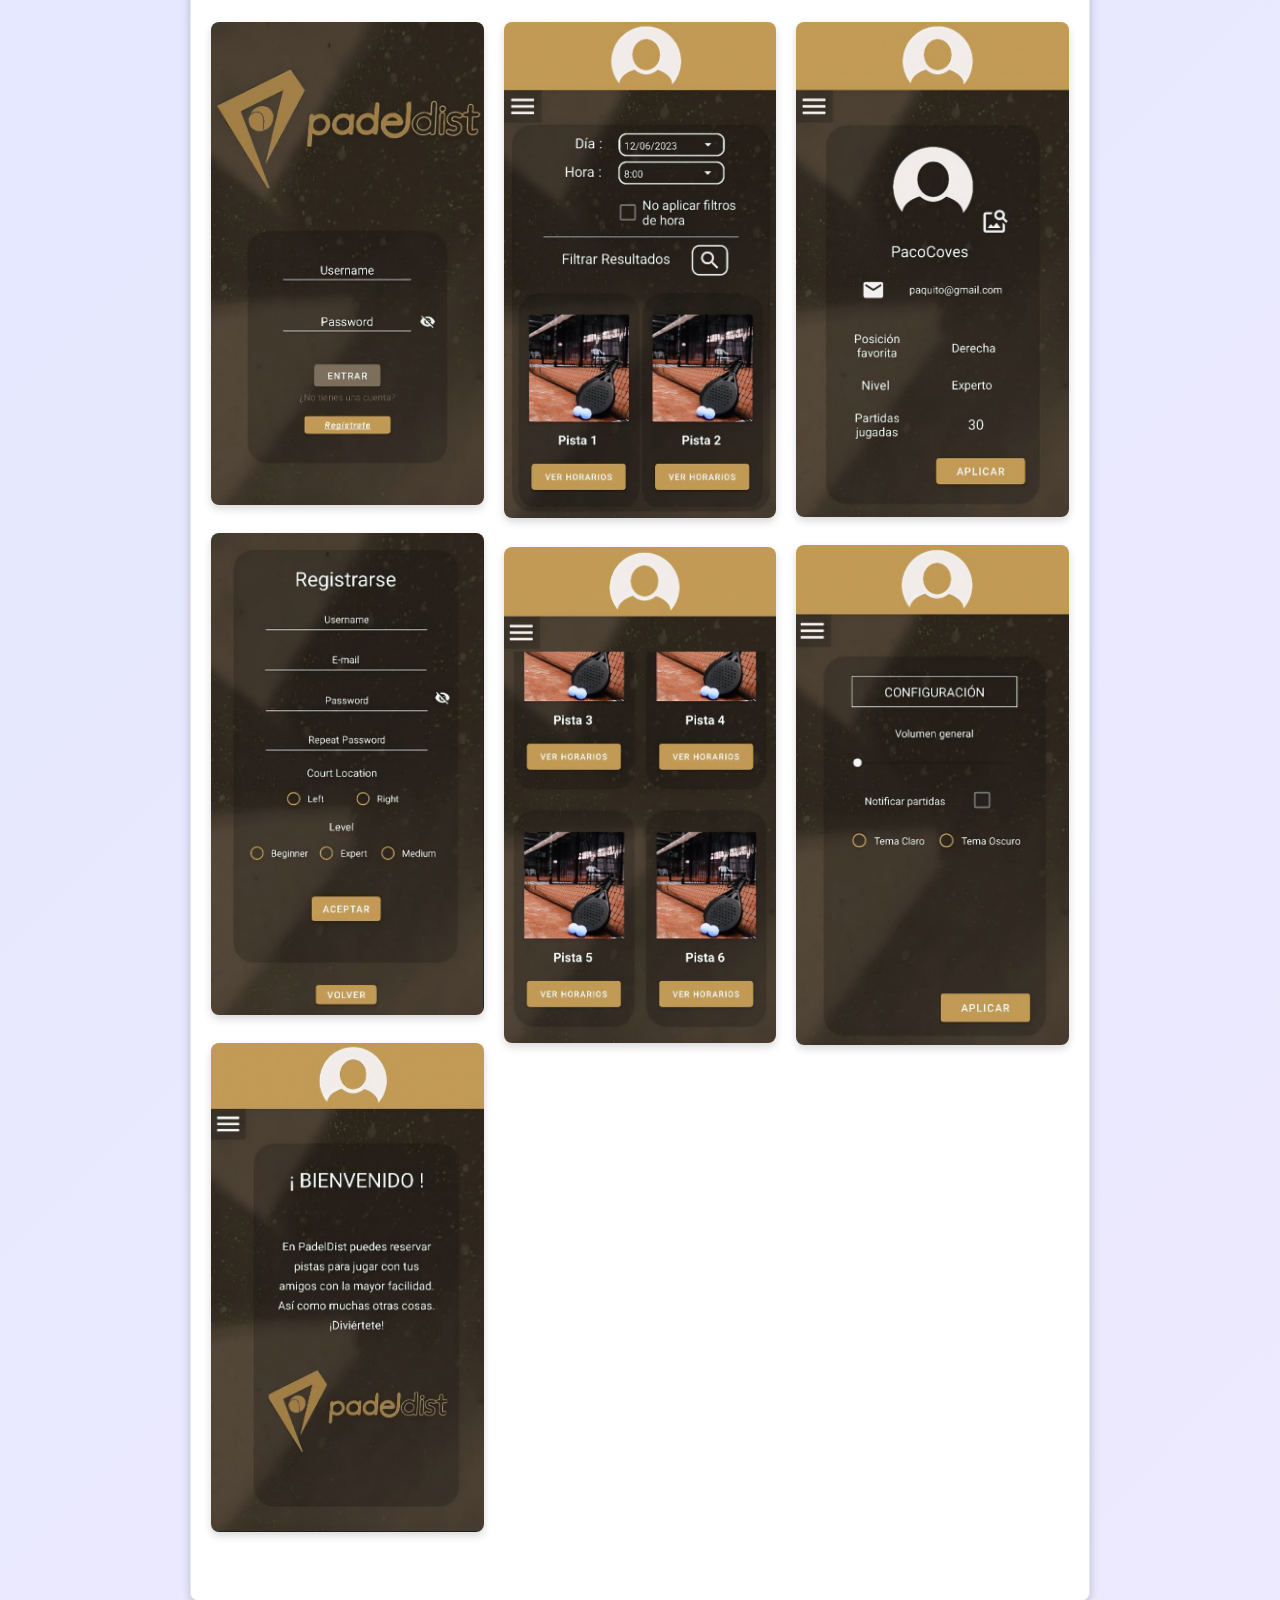
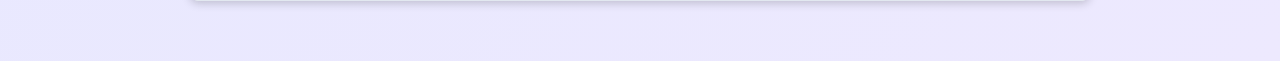
<file: proyectos/padeldist.html>
<!doctype html>
<html lang="es">
  <head>
    <meta charset="UTF-8" />
    <meta name="viewport" content="width=device-width, initial-scale=1.0" />
    <title>Padeldist - Detalle</title>
    <link rel="icon" href="/images/favicon.png" type="image/png">
    <link rel="stylesheet" href="../style.css" />
  </head>
  <body>
    <nav>
      <ul>
        <li><a href="../index.html">Inicio</a></li>
        <li><a href="../sobre-mi.html">Sobre mí</a></li>
        <li><a href="../contacto.html">Contacto</a></li>
      </ul>
    </nav>
    <main class="project-detail">
      <h1>Padeldist</h1>

      <section class="main-image">
        <img
          src="../images/padeldist/padeldist logo.jpeg"
          alt="Padeldist - Imagen principal"
        />
      </section>

      <section class="description">
        <h2>Descripción</h2>
        <p>
          Aplicación móvil para la
          <strong>gestión y reserva de pistas de pádel</strong> en un club
          deportivo, que permite a los usuarios consultar disponibilidad,
          realizar reservas y consultar eventos del club.
        </p>
      </section>

      <section class="technologies">
        <h2>Especificaciones Técnicas</h2>
        <ul>
          <li><strong>Lenguajes:</strong> Kotlin, XML, JavaScript</li>
          <li><strong>Frameworks / SDK:</strong> Android SDK, Firebase</li>
          <li><strong>Herramientas:</strong> Android Studio, Git</li>
          <li><strong>Arquitectura:</strong> MVVM (Model-View-ViewModel)</li>
          <li><strong>Base de datos:</strong> Firebase Realtime Database</li>
        </ul>
      </section>

      <section class="documentation">
        <h2>Documentación</h2>
        <p>Memoria del Trabajo de Fin de Grado para el curso de DAM</p>
        <a
          href="../images/padeldist/MemoriaTFG-22_23.pdf"
          class="btn visit"
          download
          >Descargar Memoria (PDF)</a
        >
      </section>

      <div class="visit-btn-container">
        <a class="btn visit" target="_blank">Aplicación móvil no publicada</a>
      </div>

      <section class="gallery-section">
        <h2>Galería de imágenes</h2>

        <div class="gallery-modern">
          <div class="gallery-item" data-index="0">
            <img
              src="../images/padeldist/inicio de sesión.jpg"
              alt="Pantalla de inicio de sesión"
            />
            <span class="gallery-label">Inicio de sesión</span>
          </div>
          <div class="gallery-item" data-index="1">
            <img
              src="../images/padeldist/registro de usuario.jpg"
              alt="registro de usuario"
            />
            <span class="gallery-label">Registro de usuario</span>
          </div>
          <div class="gallery-item" data-index="2">
            <img src="../images/padeldist/inicio.jpg" alt="inicio" />
            <span class="gallery-label">Inicio</span>
          </div>
          <div class="gallery-item" data-index="3">
            <img
              src="../images/padeldist/búsqueda de pista.jpg"
              alt="Búsqueda de pista"
            />
            <span class="gallery-label">Búsqueda de pista</span>
          </div>
          <div class="gallery-item" data-index="4">
            <img
              src="../images/padeldist/sección de pistas.jpg"
              alt="Sección de pistas"
            />
            <span class="gallery-label">Sección de pistas</span>
          </div>
          <div class="gallery-item" data-index="6">
            <img
              src="../images/padeldist/personalización.jpg"
              alt="Personalización de perfil"
            />
            <span class="gallery-label">Personalización de perfil</span>
          </div>
          <div class="gallery-item" data-index="7">
            <img
              src="../images/padeldist/configuración.jpg"
              alt="configuración de cuenta"
            />
            <span class="gallery-label">Configuración de cuenta</span>
          </div>
        </div>

        <div id="lightbox" class="lightbox">
          <button class="lightbox-close">&times;</button>
          <div class="lightbox-title" id="lightbox-title"></div>
          <div class="lightbox-wrapper">
            <button class="lightbox-prev">&#10094;</button>
            <div class="lightbox-container">
              <img id="lightbox-img" alt="" />
            </div>
            <button class="lightbox-next">&#10095;</button>
          </div>
          <div class="lightbox-controls">
            <span class="lightbox-counter"
              ><span id="current-img">1</span> /
              <span id="total-img">8</span></span
            >
          </div>
        </div>
      </section>
    </main>

    <script>
      const galleryItems = document.querySelectorAll(".gallery-item");
      const lightbox = document.getElementById("lightbox");
      const lightboxImg = document.getElementById("lightbox-img");
      const lightboxClose = document.querySelector(".lightbox-close");
      const lightboxPrev = document.querySelector(".lightbox-prev");
      const lightboxNext = document.querySelector(".lightbox-next");
      const currentImgSpan = document.getElementById("current-img");
      let currentIndex = 0;
      let imagesSrc = [];

      galleryItems.forEach((item, index) => {
        imagesSrc.push(item.querySelector("img").src);
        item.addEventListener("click", () => {
          currentIndex = index;
          openLightbox();
        });
      });
      document.getElementById("total-img").textContent = imagesSrc.length;

      function openLightbox() {
        lightboxImg.src = imagesSrc[currentIndex];
        currentImgSpan.textContent = currentIndex + 1;
        const titleText =
          galleryItems[currentIndex].querySelector(
            ".gallery-label",
          ).textContent;
        document.getElementById("lightbox-title").textContent = titleText;
        lightbox.classList.add("active");
        document.body.style.overflow = "hidden";
      }

      function closeLightbox() {
        lightbox.classList.remove("active");
        document.body.style.overflow = "auto";
      }

      function nextImage() {
        currentIndex = (currentIndex + 1) % imagesSrc.length;
        lightboxImg.src = imagesSrc[currentIndex];
        currentImgSpan.textContent = currentIndex + 1;
        document.getElementById("lightbox-title").textContent =
          galleryItems[currentIndex].querySelector(
            ".gallery-label",
          ).textContent;
      }

      function prevImage() {
        currentIndex = (currentIndex - 1 + imagesSrc.length) % imagesSrc.length;
        lightboxImg.src = imagesSrc[currentIndex];
        currentImgSpan.textContent = currentIndex + 1;
        document.getElementById("lightbox-title").textContent =
          galleryItems[currentIndex].querySelector(
            ".gallery-label",
          ).textContent;
      }

      lightboxClose.addEventListener("click", closeLightbox);
      lightboxNext.addEventListener("click", nextImage);
      lightboxPrev.addEventListener("click", prevImage);
      lightbox.addEventListener("click", (e) => {
        if (e.target === lightbox) closeLightbox();
      });

      document.addEventListener("keydown", (e) => {
        if (!lightbox.classList.contains("active")) return;
        if (e.key === "ArrowLeft") prevImage();
        if (e.key === "ArrowRight") nextImage();
        if (e.key === "Escape") closeLightbox();
      });
    </script>
  </body>
</html>
</file>
<file: style.css>
* {
    box-sizing: border-box;
    margin: 0;
    padding: 0;
}

body {
    font-family: 'Segoe UI', Tahoma, Geneva, Verdana, sans-serif;
    line-height: 1.7;
    letter-spacing: 0.3px;
    background: linear-gradient(135deg, #e0e7ff 0%, #ede9fe 100%);
    color: #2c3e50;
    padding: 20px;
    -webkit-tap-highlight-color: transparent;
}

@media (max-width: 768px) {
  body {
    padding: 20px;
}

}

nav {
    background: #fff;
    color: #fff;
    padding: 10px 20px;
    border-radius: 6px;
    margin-bottom: 50px;
    box-shadow: 0 8px 20px rgba(0, 0, 0, 0.1);
}

nav ul {
    list-style: none;
    display: flex;
    gap: 20px;
}

nav a {
    color: #2c3e50;
    font-weight: 600;
    text-decoration: none;
    transition: color 0.3s;
}

nav a:hover {
    color: #667eea;
}

@media (max-width: 768px) {

    nav ul {
        width: 100%;
        gap: 0;
        display: flex;
    }

    nav {
        padding: 10px 0;
        border-radius: 6px;
        margin-bottom: 30px;
        box-shadow: 0 8px 20px rgba(0, 0, 0, 0.1);
    }

    nav li {
        flex: 1;
        text-align: center;
        position: relative;
        padding: 0 10px;
    }

    nav li::after {
        content: "";
        position: absolute;
        right: 0;
        top: 50%;
        transform: translateY(-50%);
        height: 20px;
        width: 2px;
        background: linear-gradient(135deg, #667eea, #764ba2);
        border-radius: 10px;
    }

    nav li:last-child::after {
        display: none;
    }

    nav a {
        font-size: 0.9rem;
    }

}

#about {
    display: flex;
    align-items: center;
    gap: 2.5rem;
    padding: 4rem 3rem;
    max-width: 1200px;
    margin: 2rem auto;
    border-radius: 1rem;
    box-shadow: 0 8px 20px rgba(0, 0, 0, 0.2);
    background: #fff;
    border: 1px solid #e2e8f0;
}

#about img {
  width: 250px;
  height: 250px;
  border-radius: 50%;
  object-fit: cover;
  box-shadow: 0 6px 15px rgba(0, 0, 0, 0.2);
  background: transparent;
  animation: photoEntrance 1s ease-out forwards;
  transition: all 0.6s ease;
  cursor: pointer;
}

#about img:hover{
    transform: scale(1.1);
    box-shadow: 0 10px 25px rgba(0, 0, 0, 0.3);
}

.about-text h1 {
  font-size: 2.23rem;
  color: #2c3e50;
  margin-bottom: 0.75rem;
}

.about-text p {
  font-size: 1.1rem;
  color: #4b5563;
  line-height: 1.7;
  text-align: justify;
}

.about-actions {
  margin-top: 1.5rem;
  display: flex;
  align-items: end;
  gap: 1rem;
}

.btn-cv:hover {
  background-color: #4338ca;
}

.social-links a {
    background: transparent;
    text-decoration: none;
    border: none;
    display: inline-flex;
    align-items: center;
    justify-content: center;
    transition: all 0.3s ease;
}

.social-links a img {
  max-width: 45px;
  max-height: 45px;
  margin-right: 10px;
  justify-content: end;
}

.social-links a:hover{
  transform: rotate(15deg) scale(1.2);
}

@media (max-width: 768px) {

    #about {
        flex-direction: column;
        text-align: center;
        gap: 1rem;
        padding: 1.5rem 1.5rem;
    }

    #about img {
        width: 150px;
        height: 150px;
    }

    .about-text h1 {
        font-size: 1.5rem;
    }

    .about-text p {
        font-size: 1rem;
        color: #4b5563;
        line-height: 1.7;
        text-align: justify;
    }

    .about-actions {
        margin-top: 0px;
        justify-content: center;
        flex-direction: column;
        align-items: center;
    }

    .social-links a img {
        max-width: 40px;
        max-height: 40px;
        transition: transform 0.3s;
        margin-top: 10px;
        justify-content: end;
    }
}

#projects {
    max-width: 1400px;
    margin: 0 auto 40px;
    padding-top: 5rem;
}

.my-proyects {
    text-align: center;
    margin-bottom: 4rem;
    font-size: 2.0rem;
    font-weight: 600;
    text-transform: uppercase;
    letter-spacing: -0.5px;
    background-color: #2c3e50;
    -webkit-background-clip: text;
    -webkit-text-fill-color: transparent;
    background-clip: text;
}

.projects-grid {
    display: grid;
    grid-template-columns: repeat(3, 1fr); /* 3 columnas fijas */
    gap: 2rem;
}

@media (max-width: 1024px) {
  .projects-grid {
    grid-template-columns: repeat(2, 1fr);
  }

  #projects h2 {
        margin-top: 3rem;
        margin-bottom: 2rem;
    }
}

@media (max-width: 600px) {
  .projects-grid {
    grid-template-columns: 1fr;
  }

    .my-proyects {
        margin-bottom: 3rem;
        font-size: 1.5rem;
        font-weight: 600;
    }

    #projects {
        max-width: 1400px;
        margin: 0 auto 40px;
        padding-top: 1rem;
    }
}

.project-card {
    background: #fff;
    border-radius: 8px;
    box-shadow: 0 8px 20px rgba(0, 0, 0, 0.2);
    overflow: hidden;
    display: flex;
    flex-direction: column;
    transition: transform 0.3s;
}

.project-card:hover {
    transform: translateY(-5px);
}

.project-image {
    overflow: hidden;
    border-bottom: 1px solid gray;
}

.project-image img {
    width: 100%;
    height: 100%;
    display: block;
    object-fit: cover;
    transition: transform 0.5s ease;
}

.project-image:hover img {
    transform: scale(1.1);
}

.project-card h3 {
    margin: 15px;
    font-size: 1.35rem;
    font-weight: 600;
    letter-spacing: -0.2px;
}

.project-card h3 a {
    text-decoration: none;
    color: #2c3e50;
    transition: all 0.3s ease;
    display: inline-block;
}

.project-card h3 a:hover {
    color: #667eea;
    text-shadow: 0 2px 8px rgba(102, 126, 234, 0.3);
}

.project-card p {
    margin: 0 15px 15px;
    flex-grow: 1;
}


.project-card p {
    margin: 0 15px 15px;
    flex-grow: 1;
    color: #555;
    line-height: 1.4;
}

.project-detail {
    max-width: 900px;
    margin: 0 auto 40px;
    background: #fff;
    padding: 20px;
    border-radius: 8px;
    box-shadow: 0 2px 10px rgba(0,0,0,0.2);
    border: 1px solid #e2e8f0;
}

.project-detail h1 {
    margin-bottom: 30px;
    text-align: center;
    font-size: 2.4rem;
    font-weight: 700;
    color: #2c3e50;
    letter-spacing: -0.3px;
    margin-top: 0;
    text-shadow: 0 2px 6px rgba(44,62,80,0.06);
}

.project-detail h2 {
    margin-top: 30px;
    margin-bottom: 15px;
    font-size: 1.6rem;
    font-weight: 600;
    letter-spacing: -0.3px;
    color: #2c3e50;
    position: relative;
    padding-bottom: 10px;
}

.project-detail h2::after {
    content: '';
    position: absolute;
    bottom: 0;
    left: 0;
    width: 60px;
    height: 3px;
    background: linear-gradient(90deg, #667eea, #764ba2);
    border-radius: 2px;
}

@media (max-width: 768px) {

    .project-detail {
        padding: 15px;
    }

    .project-detail h1 {
        font-size: 1.4rem;
        margin-bottom: 20px;
    }

    .project-detail h2 {
        font-size: 1.3rem;
        margin-top: 20px;
        margin-bottom: 10px;
    }

    .project-detail .description {
        margin-bottom: 25px;
    }

    .project-detail .description p {
        color: #4a5568;
        line-height: 1.9;
        font-size: 1.18rem;
        letter-spacing: 0.6px;
    }

    .project-detail .documentation p {
        color: #4a5568;
        line-height: 1.5;
        font-size: 1.1rem;
        font-weight: 500;
    }

    .project-detail .technologies ul {
        list-style: none;
        display: grid;
        grid-template-columns: repeat(auto-fit, minmax(150px, 1fr));
        gap: 10px;
    }

    .project-detail .technologies li {
        background: linear-gradient(135deg, #f5f7ff 0%, #f0f4ff 100%);
        padding: 12px 14px;
        border-radius: 6px;
        color: #2c3e50;
        border-left: 3px solid #667eea;
        transition: all 0.3s ease;
        font-weight: 500;
    }

    .project-detail .technologies li:hover {
        transform: translateX(5px);
        box-shadow: 0 4px 12px rgba(102, 126, 234, 0.2);
    } 
}

.main-image {
    margin-bottom: 30px;
    overflow: hidden;
    border-radius: 8px;
}

.main-image img {
    width: 100%;
    max-height: 450px;
    object-fit: cover;
    display: block;
    border-radius: 8px;
}

.project-detail .description {
    margin-bottom: 25px;
}

.project-detail .description p {
    color: #4a5568;
    line-height: 1.9;
    font-size: 1.18rem;
    letter-spacing: 0.6px;
}

.project-detail .documentation p {
    color: #4a5568;
    line-height: 1.5;
    font-size: 1.1rem;
    font-weight: 500;
}

.project-detail .technologies ul {
    list-style: none;
    display: grid;
    grid-template-columns: repeat(auto-fit, minmax(150px, 1fr));
    gap: 10px;
}

.project-detail .technologies li {
    background: linear-gradient(135deg, #f5f7ff 0%, #f0f4ff 100%);
    padding: 12px 14px;
    border-radius: 6px;
    color: #2c3e50;
    border-left: 3px solid #667eea;
    transition: all 0.3s ease;
    font-weight: 500;
}

.project-detail .technologies li:hover {
    transform: translateX(5px);
    box-shadow: 0 4px 12px rgba(102, 126, 234, 0.2);
}

@media (max-width: 768px) {

    .project-detail .description {
        margin-bottom: 25px;
    }

    .project-detail .description p {
        color: #4a5568;
        line-height: 1.9;
        font-size: 1rem;
        letter-spacing: 0.6px;
    }

    .project-detail .documentation p {
        color: #4a5568;
        line-height: 1.5;
        font-size: 1.1rem;
        font-weight: 500;
    }

    .project-detail .technologies ul {
        list-style: none;
        display: grid;
        grid-template-columns: repeat(auto-fit, minmax(150px, 1fr));
        gap: 10px;
    }

    .project-detail .technologies li {
        background: linear-gradient(135deg, #f5f7ff 0%, #f0f4ff 100%);
        padding: 12px 14px;
        border-radius: 6px;
        color: #2c3e50;
        border-left: 3px solid #667eea;
        transition: all 0.3s ease;
        font-weight: 500;
    }

    .project-detail .technologies li:hover {
        transform: translateX(5px);
        box-shadow: 0 4px 12px rgba(102, 126, 234, 0.2);
    } 
}

.visit-btn-container {
    text-align: center;
    cursor: pointer;
    margin: 30px 0;
}

.btn.visit {
    display: inline-block;
    background: linear-gradient(135deg, #667eea 0%, #764ba2 100%);
    color: #fff;
    margin-top: 30px;
    padding: 14px 36px;
    border-radius: 6px;
    text-decoration: none;
    transition: all 0.3s ease;
    font-weight: 600;
    font-size: 1.1rem;
    letter-spacing: 0.5px;
    box-shadow: 0 4px 15px rgba(102, 126, 234, 0.3);
}

.btn.visit:hover {
    transform: translateY(-5px);
    box-shadow: 0 6px 25px rgba(102, 126, 234, 0.4);
}

@media (max-width: 600px) {
  .btn.visit {
    display: block;
    width: 100%;
    text-align: center;
    font-size: 1rem;
  }
}

.info-note {
    background: linear-gradient(135deg, #f5f7ff 0%, #f0f4ff 100%);
    border-left: 4px solid #667eea;
    padding: 14px 16px;
    border-radius: 6px;
    margin-top: 15px;
    font-size: 0.98rem;
    color: #2c3e50;
    line-height: 1.6;
    font-weight: 500;
}

.gallery-section {
    margin-top: 50px;
    padding-top: 30px;
    border-top: 2px solid #764ba2;
}

.gallery-section h2 {
    text-align: center;
    margin-bottom: 30px;
    font-size: 1.8rem;
    font-weight: 600;
    letter-spacing: -0.3px;
    color: #2c3e50;
    position: relative;
    padding-bottom: 15px;
}

@media (max-width: 600px) {
    .gallery-section {
        margin-top: 40px;
        padding-top: 10px;
        border-top: 2px solid #764ba2;
    }

    .gallery-section h2 {
        text-align: center;
        margin-bottom: 30px;
        font-size: 1.4rem;
        font-weight: 600;
        letter-spacing: -0.3px;
        color: #2c3e50;
        position: relative;
        padding-bottom: 15px;
    }
}

.gallery-section h2::after {
    content: '';
    position: absolute;
    bottom: 0;
    left: 50%;
    transform: translateX(-50%);
    width: 80px;
    height: 3px;
    background: linear-gradient(90deg, #667eea, #764ba2);
    border-radius: 2px;
}

.gallery-modern {
    column-width: 230px;
    column-gap: 20px;
    column-fill: balance;
}

.gallery-item {
    position: relative;
    overflow: hidden;
    border-radius: 8px;
    box-shadow: 0 4px 8px rgba(0,0,0,0.15);
    transition: transform 0.3s, box-shadow 0.3s;
    cursor: pointer;
    width: 100%;
    animation: fadeInUp 0.6s ease both;
    display: inline-block;
    margin-bottom: 20px;
    break-inside: avoid;
}

@media (max-width: 900px) {
    .gallery-modern {
        column-count: 2;
    }
}
@media (max-width: 600px) {
    .gallery-modern {
        column-count: 1;
    }
}

.gallery-item {
    position: relative;
    overflow: hidden;
    border-radius: 8px;
    box-shadow: 0 4px 8px rgba(0,0,0,0.15);
    transition: transform 0.3s, box-shadow 0.3s;
    cursor: pointer;
    width: 100%;
    animation: fadeInUp 0.6s ease both;
}

@keyframes fadeInUp {
    from {
        opacity: 0;
        transform: translateY(20px);
    }
    to {
        opacity: 1;
        transform: translateY(0);
    }
}

.gallery-item img {
    width: 100%;
    height: 100%;
    object-fit: cover;
    display: block;
    transition: transform 0.3s ease;
}

.gallery-item:hover img {
    transform: scale(1.05);
}

.gallery-item:hover {
    transform: translateY(-5px);
    box-shadow: 0 8px 16px rgba(0,0,0,0.25);
}

.gallery-label {
    position: absolute;
    bottom: 0;
    left: 0;
    right: 0;
    background: linear-gradient(to top, rgba(0,0,0,0.7), transparent);
    color: #fff;
    padding: 10px;
    font-size: 0.9rem;
    font-weight: bold;
    text-align: center;
    opacity: 0;
    transition: opacity 0.3s;
}

.gallery-item:hover {
    transform: scale(0.97);
    box-shadow: 0 8px 16px rgba(0,0,0,0.25);
}

.gallery-item:hover .gallery-label {
    opacity: 1;
    background: rgba(0, 0, 0, 0.8);
    text-shadow: 0 1px 2px rgba(0,0,0,0.7);
}

.gallery-item:hover .gallery-label {
    opacity: 1;
}

.project-detail section {
    margin-bottom: 20px;
}

.lightbox {
    display: none;
    position: fixed;
    top: 0;
    left: 0;
    width: 100%;
    height: 100%;
    background: rgba(0, 0, 0, 0.95);
    z-index: 2000;
    opacity: 0;
    transition: opacity 0.3s ease;
    flex-direction: column;
    align-items: center;
    justify-content: center;
    padding: 20px;
}

.lightbox.active {
    display: flex;
    opacity: 1;
}

.lightbox-close {
    position: absolute;
    top: 20px;
    right: 30px;
    background: none;
    border: none;
    color: #fff;
    font-size: 36px;
    cursor: pointer;
    transition: color 0.3s;
    z-index: 1001;
    padding: 0;
    width: 40px;
    height: 40px;
    display: flex;
    align-items: center;
    justify-content: center;
}

.lightbox-close:hover {
    color: #667eea;
}

.lightbox-wrapper {
    display: flex;
    align-items: center;
    justify-content: center;
    gap: 30px;
    width: 100%;
    max-width: 1400px;
    height: 80vh;
}


.lightbox-container {
    flex: 1;
    display: flex;
    align-items: center;
    justify-content: center;
    overflow: hidden;
    border-radius: 8px;
    background: rgba(0, 0, 0, 0.3);
}

.lightbox-container img {
    max-width: 100%;
    max-height: calc(80vh - 100px);
    object-fit: contain;
    transition: transform 0.2s ease;
    border: 1px solid #bbb;
    border-radius: 8px;
    height: auto;
    width: auto;
}

.lightbox-title {
    color: #fff;
    font-size: 1.2rem;
    margin-top: 20px;
    margin-bottom: 5px;
    text-align: center;
    min-height: 1.4rem;
}

.lightbox-prev,
.lightbox-next {
    background: rgba(255, 255, 255, 0.1);
    border: 2px solid rgba(255, 255, 255, 0.3);
    color: #fff;
    font-size: 24px;
    padding: 12px 16px;
    cursor: pointer;
    border-radius: 4px;
    transition: all 0.3s;
    flex-shrink: 0;
    width: 50px;
    height: 50px;
    display: flex;
    align-items: center;
    justify-content: center;
}

.lightbox-prev:hover,
.lightbox-next:hover {
    background: rgba(255, 255, 255, 0.2);
    border-color: rgba(255, 255, 255, 0.5);
    color: #667eea;
}

.lightbox-controls {
    position: absolute;
    bottom: 30px;
    left: 50%;
    transform: translateX(-50%);
    display: flex;
    align-items: center;
    gap: 20px;
    background: rgba(0, 0, 0, 0.5);
    padding: 12px 20px;
    border-radius: 8px;
    z-index: 1001;
}


.lightbox-counter {
    color: #fff;
    font-size: 14px;
    min-width: 50px;
    text-align: center;
}
</file>
